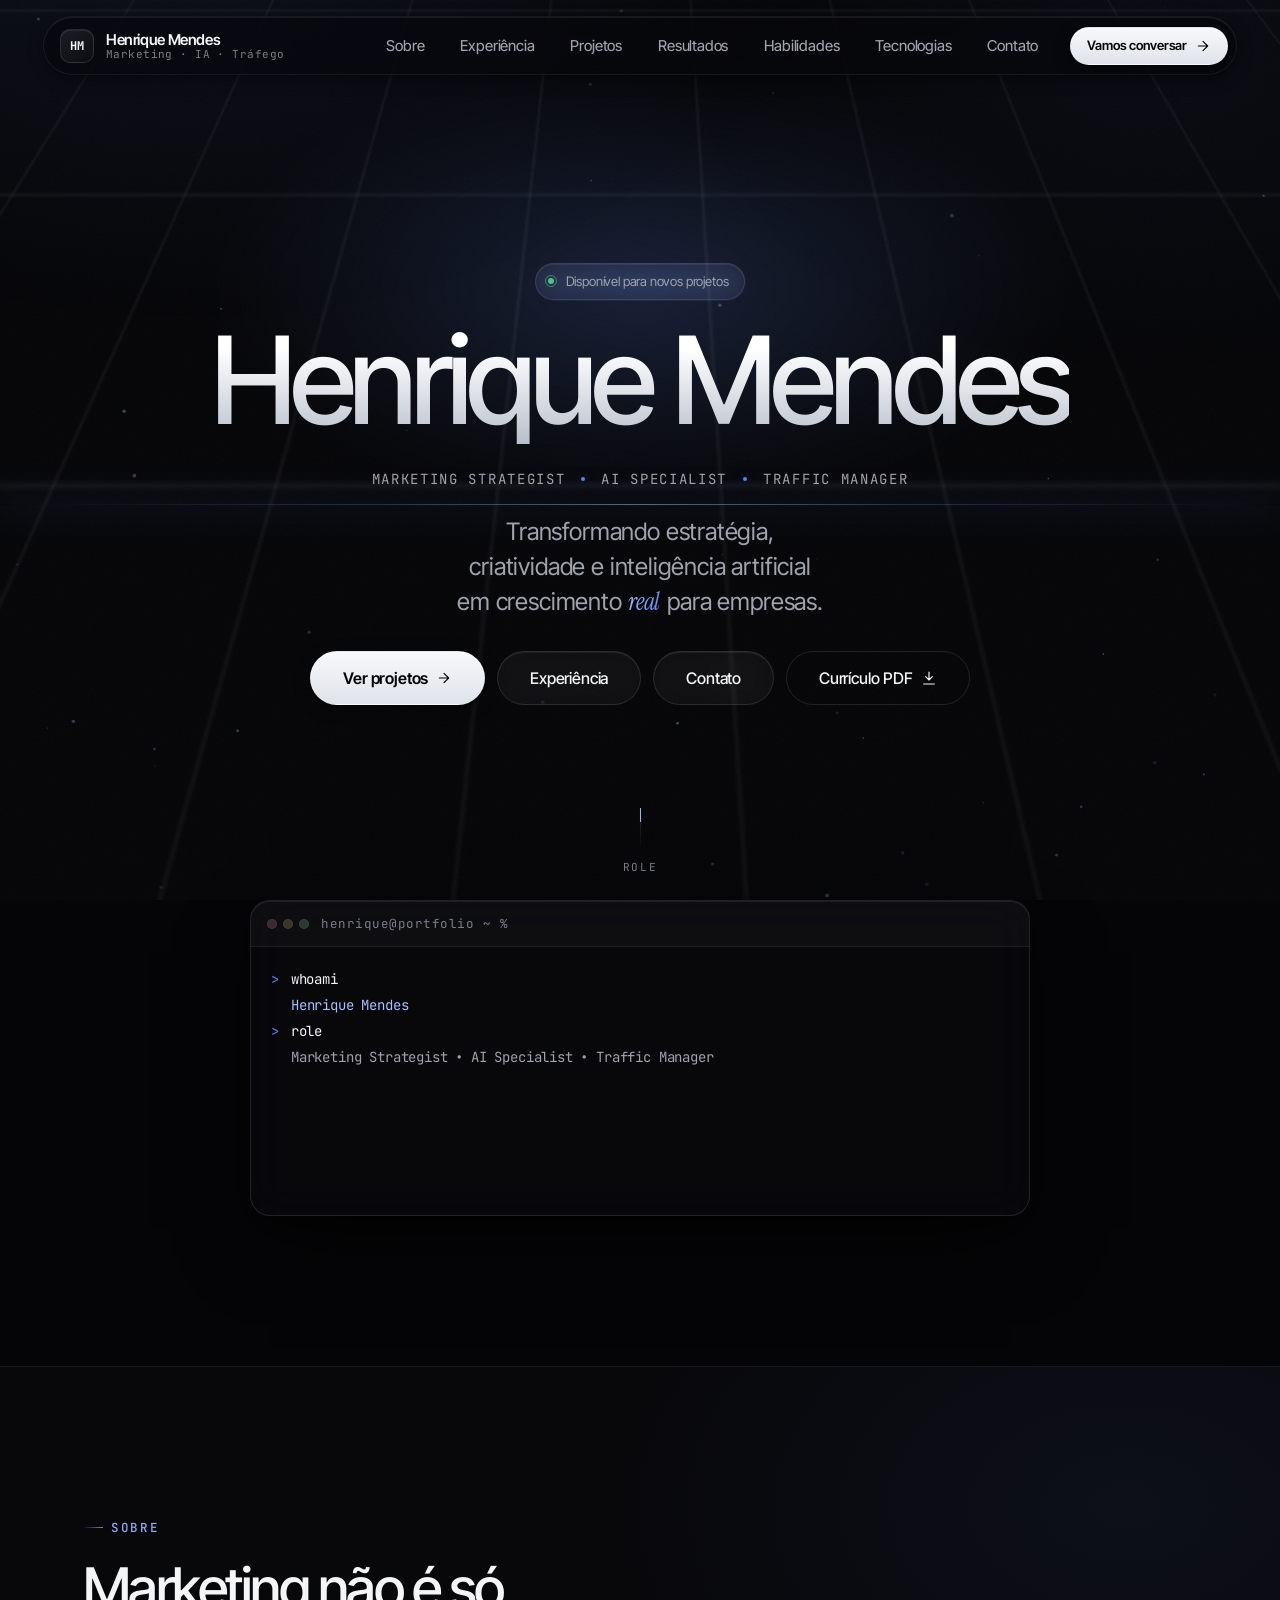
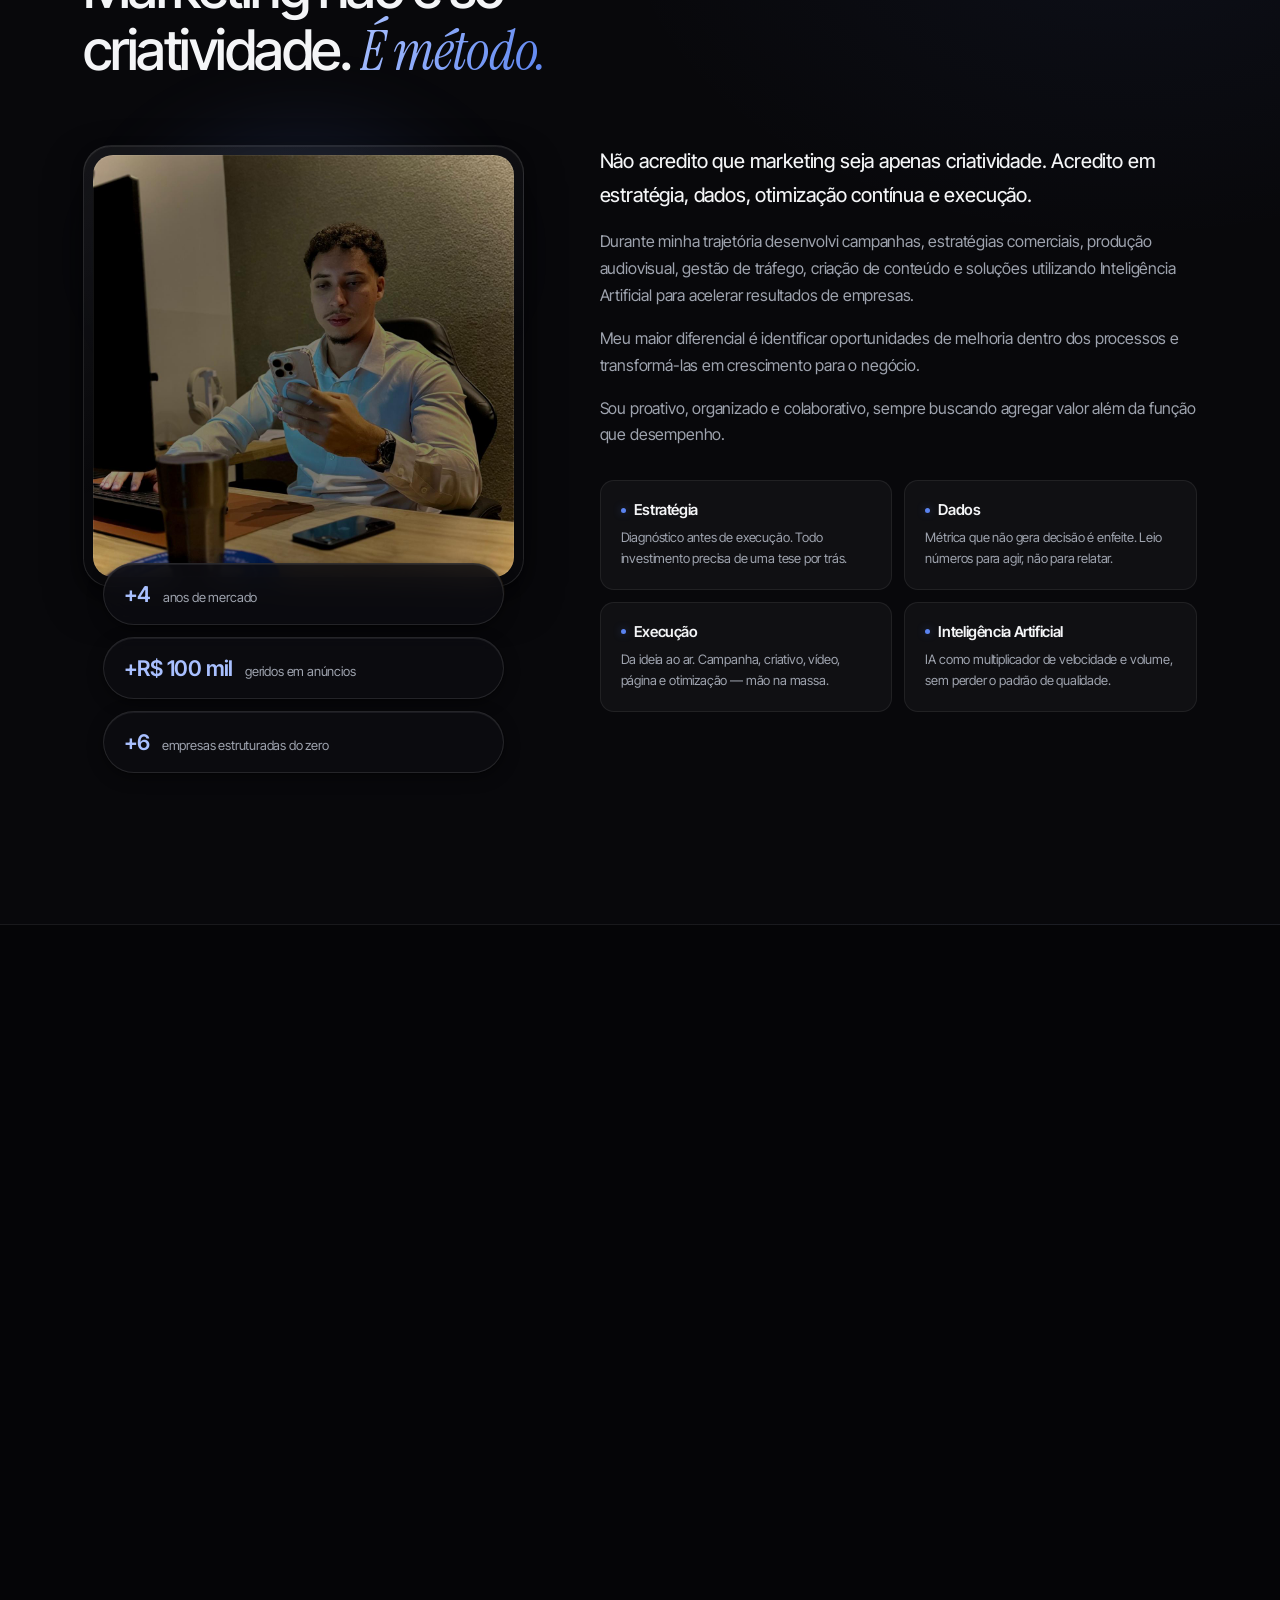
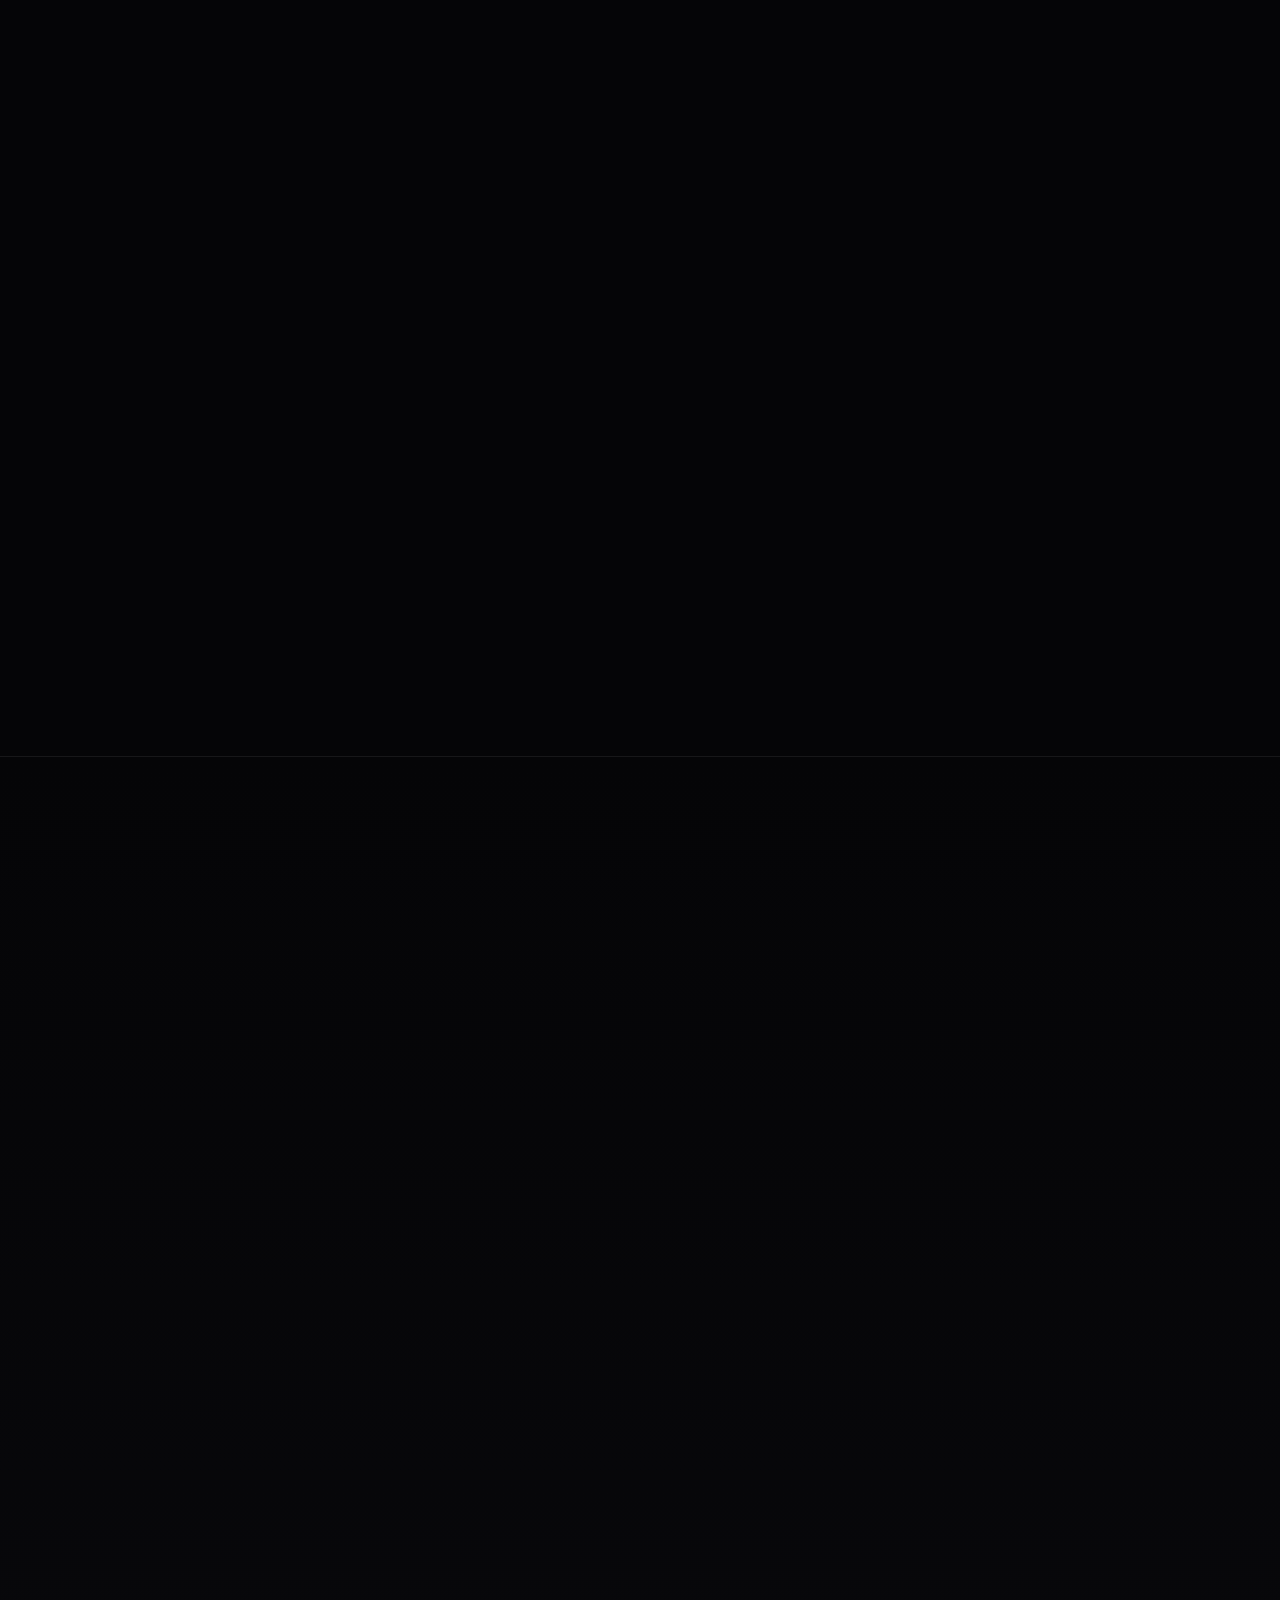
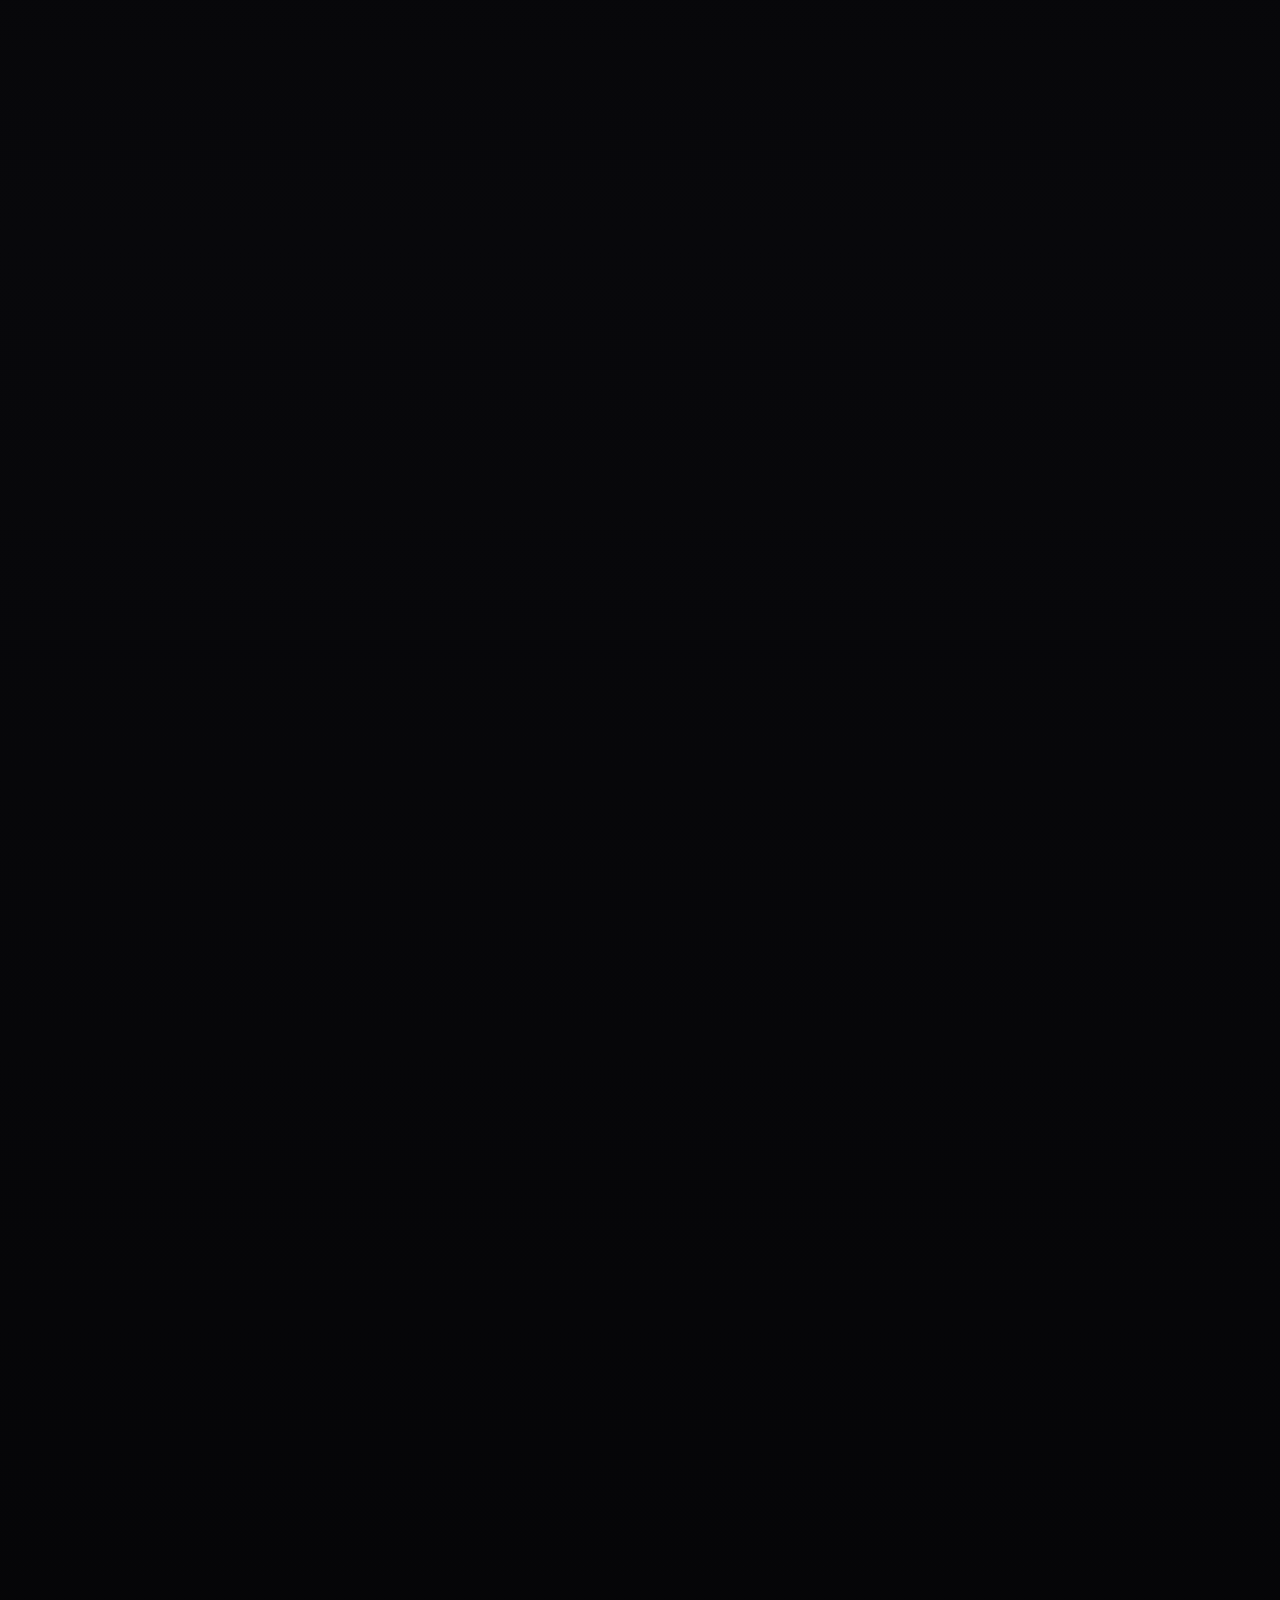
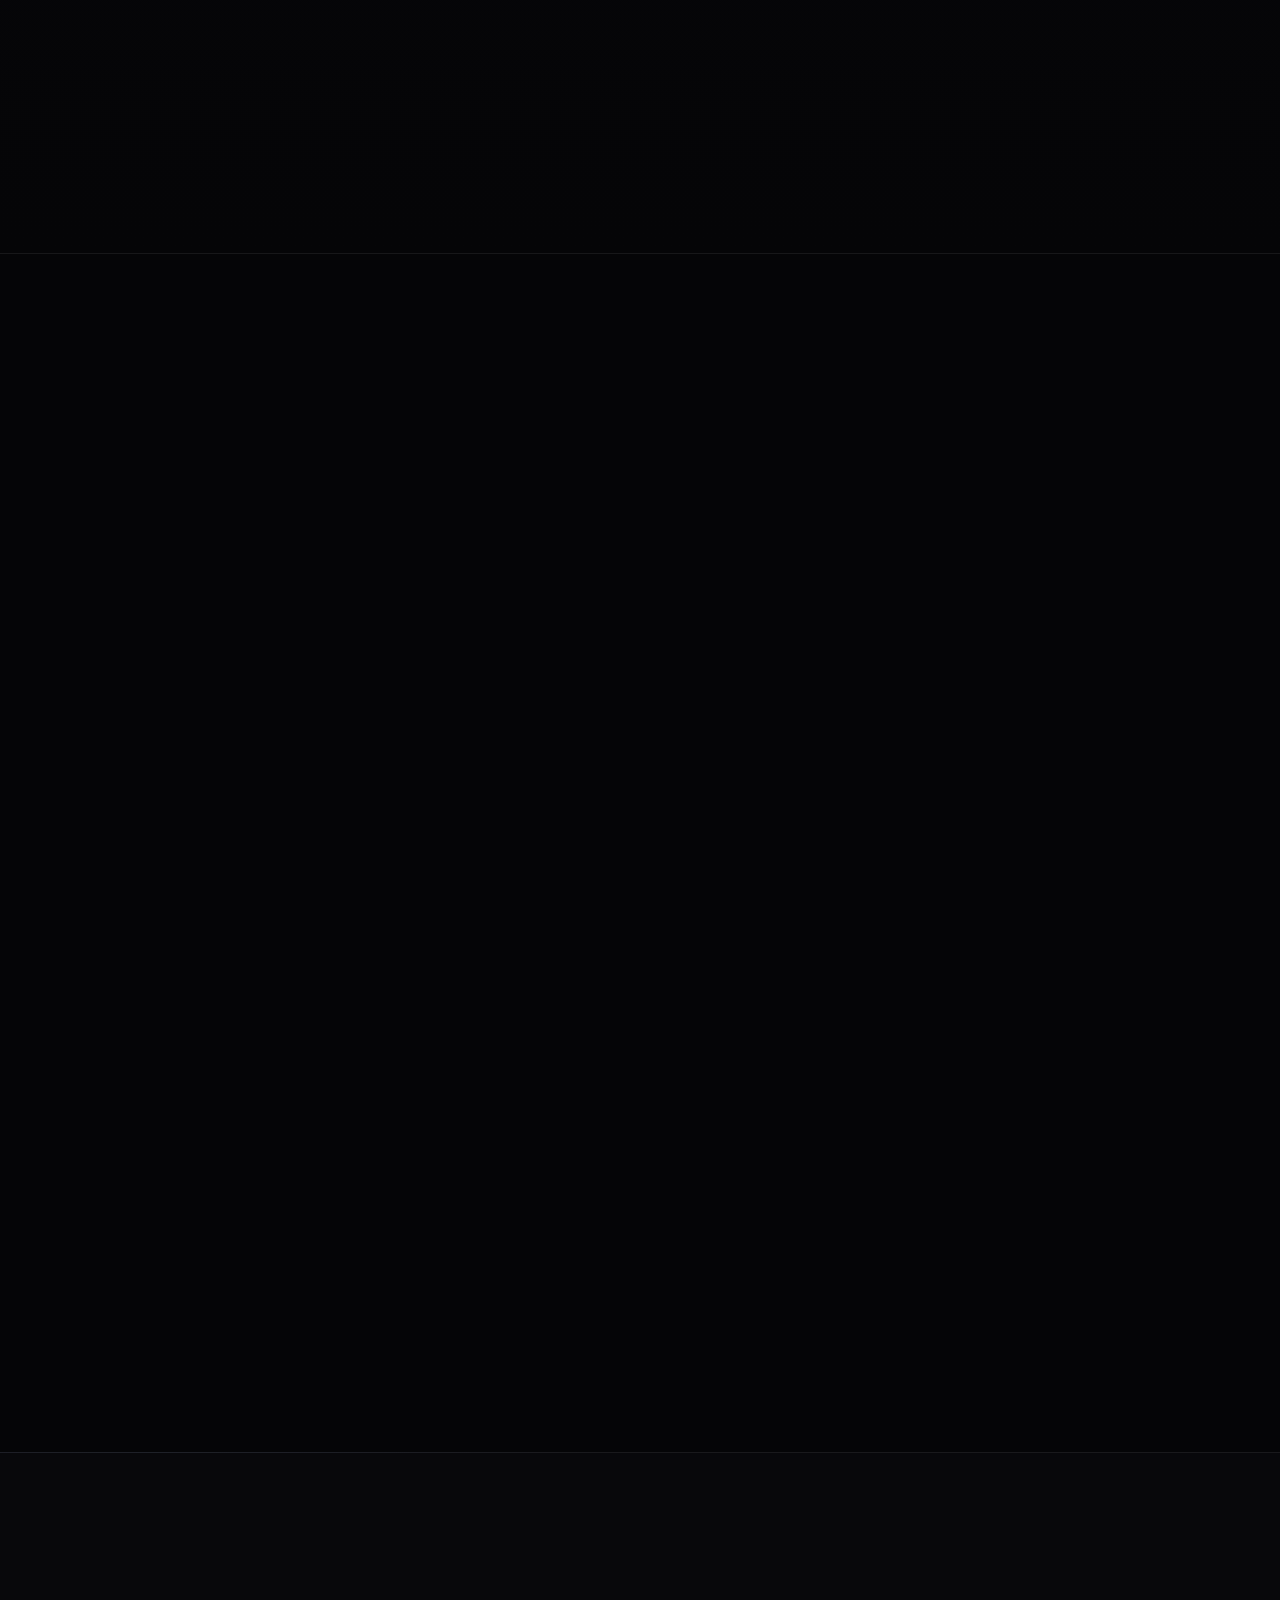
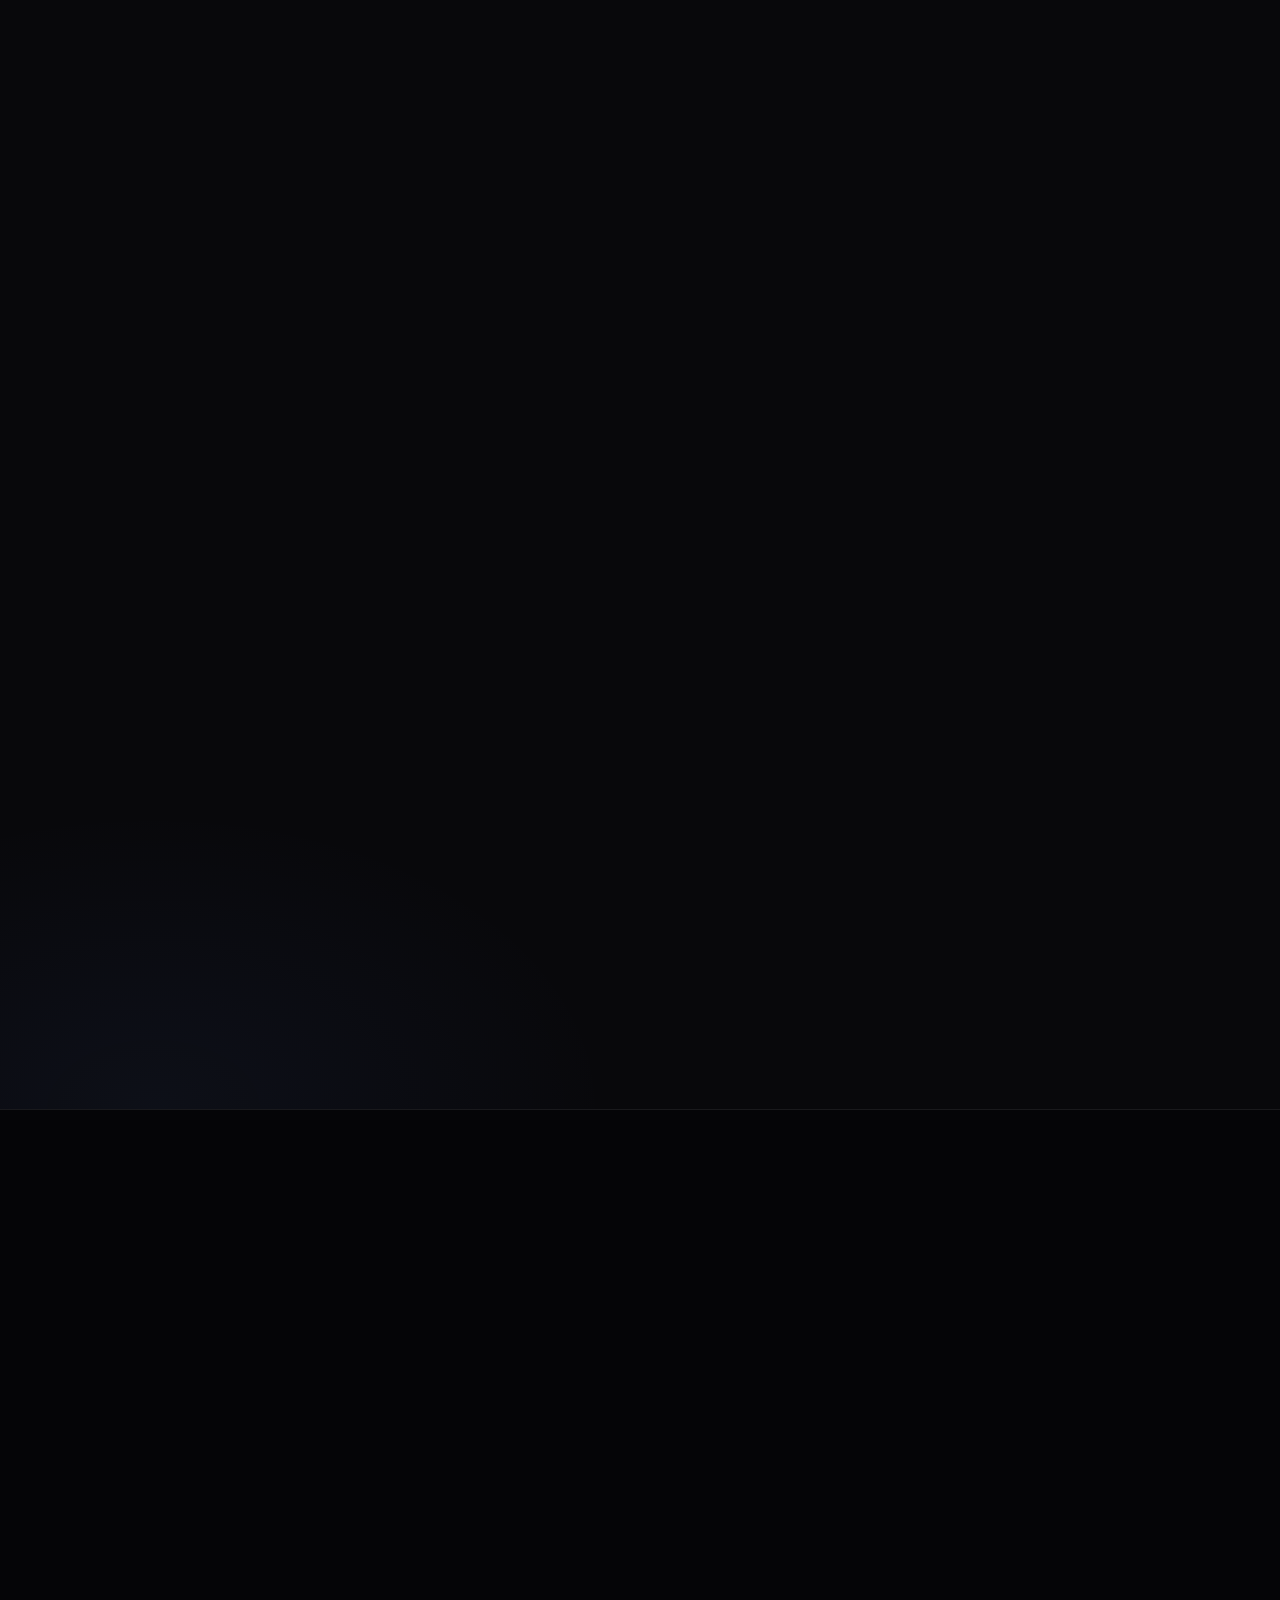
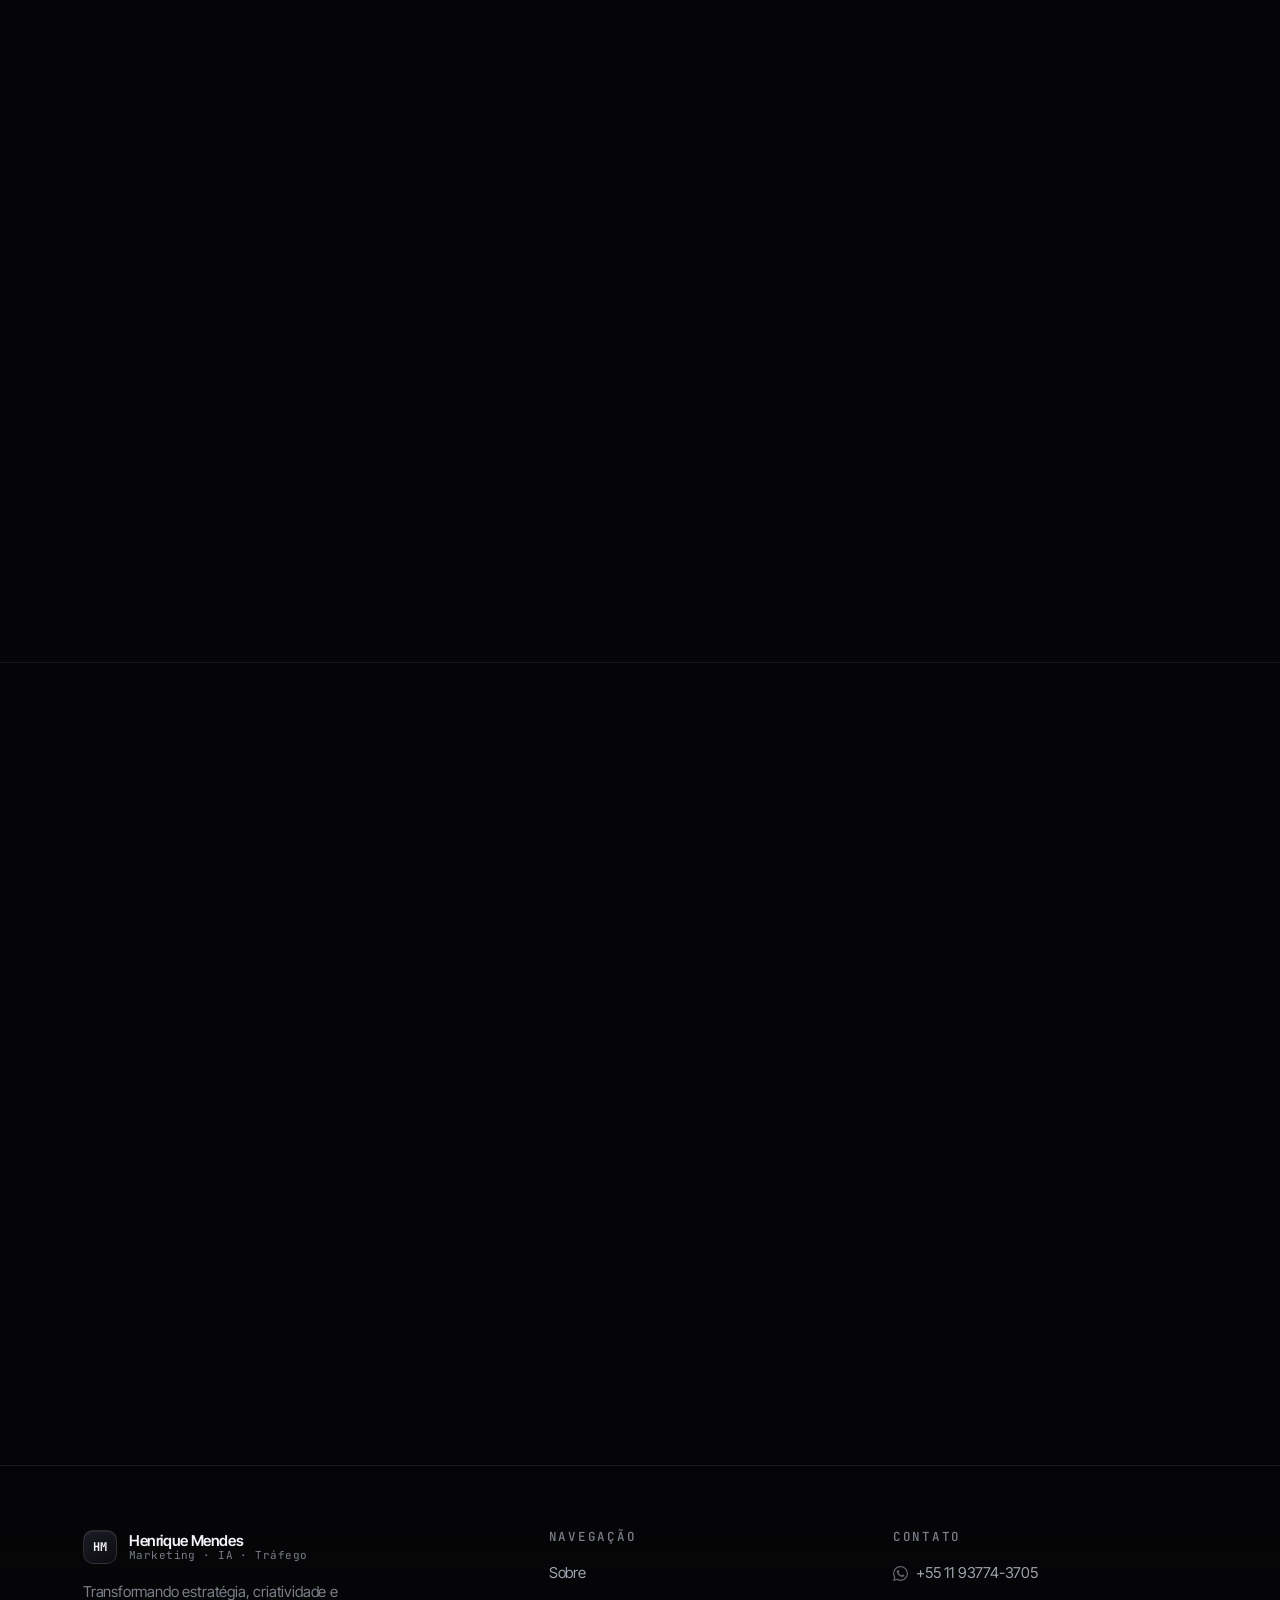
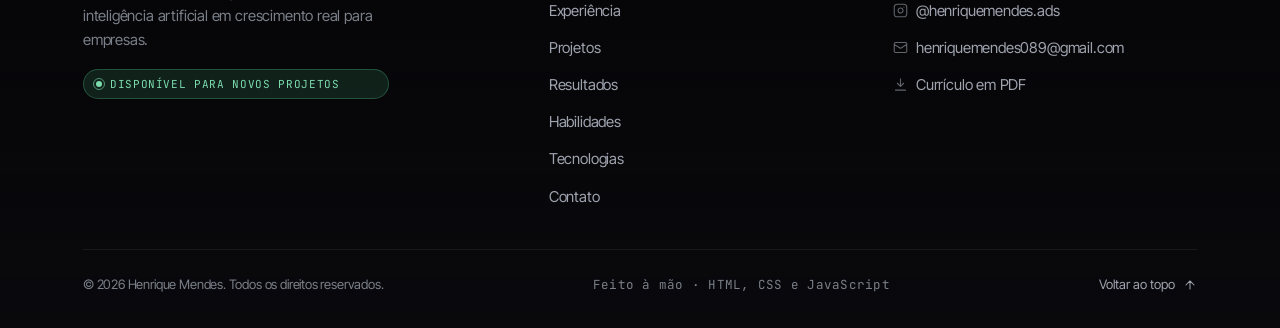
<file: index.html>
<!doctype html>
<html lang="pt-BR" class="no-js" data-page="home" data-root="">
<head>
<meta charset="utf-8">
<meta name="viewport" content="width=device-width, initial-scale=1, viewport-fit=cover">
<meta name="color-scheme" content="dark">
<meta name="theme-color" content="#050507">

<title>Henrique Mendes — Marketing Strategist, AI Specialist & Traffic Manager</title>
<meta name="description" content="Portfólio de Henrique Mendes: estratégia de marketing, gestão de tráfego, Meta Ads, produção audiovisual e inteligência artificial aplicada ao crescimento de empresas.">
<meta name="author" content="Henrique Mendes">
<meta name="keywords" content="Henrique Mendes, marketing estratégico, gestor de tráfego, Meta Ads, especialista em IA, social media, produção de vídeo, growth, portfólio">
<meta name="robots" content="index, follow, max-image-preview:large">
<link rel="canonical" href="https://henriquemendes089-blip.github.io/">

<!-- Open Graph -->
<meta property="og:type" content="website">
<meta property="og:locale" content="pt_BR">
<meta property="og:site_name" content="Henrique Mendes">
<meta property="og:title" content="Henrique Mendes — Marketing Strategist, AI Specialist & Traffic Manager">
<meta property="og:description" content="Transformando estratégia, criatividade e inteligência artificial em crescimento real para empresas.">
<meta property="og:url" content="https://henriquemendes089-blip.github.io/">
<meta property="og:image" content="https://henriquemendes089-blip.github.io/assets/images/og-cover.jpg">
<meta property="og:image:width" content="1200">
<meta property="og:image:height" content="630">

<!-- Twitter -->
<meta name="twitter:card" content="summary_large_image">
<meta name="twitter:title" content="Henrique Mendes — Marketing Strategist, AI Specialist & Traffic Manager">
<meta name="twitter:description" content="Transformando estratégia, criatividade e inteligência artificial em crescimento real para empresas.">
<meta name="twitter:image" content="https://henriquemendes089-blip.github.io/assets/images/og-cover.jpg">

<!-- Ícones e manifest -->
<link rel="icon" href="assets/icons/favicon.svg" type="image/svg+xml">
<link rel="apple-touch-icon" href="assets/icons/apple-touch-icon.png">
<link rel="manifest" href="site.webmanifest">

<!-- Fontes -->
<link rel="preconnect" href="https://fonts.googleapis.com">
<link rel="preconnect" href="https://fonts.gstatic.com" crossorigin>
<link rel="preload" as="style" href="https://fonts.googleapis.com/css2?family=Inter+Tight:wght@400;450;500;550;600;700&family=Instrument+Serif:ital@1&family=JetBrains+Mono:wght@400;500&display=swap">
<link rel="stylesheet" href="https://fonts.googleapis.com/css2?family=Inter+Tight:wght@400;450;500;550;600;700&family=Instrument+Serif:ital@1&family=JetBrains+Mono:wght@400;500&display=swap">

<!-- Estilos -->
<link rel="stylesheet" href="assets/css/tokens.css">
<link rel="stylesheet" href="assets/css/base.css">
<link rel="stylesheet" href="assets/css/components.css">
<link rel="stylesheet" href="assets/css/sections.css">
<link rel="stylesheet" href="assets/css/pages.css">

<!-- Dados estruturados -->
<script type="application/ld+json">
{
  "@context": "https://schema.org",
  "@type": "Person",
  "name": "Henrique Mendes",
  "jobTitle": "Marketing Strategist, AI Specialist & Traffic Manager",
  "description": "Estratégia de marketing, gestão de tráfego, produção audiovisual e inteligência artificial aplicada ao crescimento de empresas.",
  "url": "https://henriquemendes089-blip.github.io/",
  "email": "mailto:henriquemendes089@gmail.com",
  "telephone": "+5511937743705",
  "sameAs": ["https://instagram.com/henriquemendes.ads"],
  "knowsAbout": [
    "Marketing Estratégico", "Gestão de Tráfego", "Meta Ads", "SEO",
    "Copywriting", "Produção Audiovisual", "Inteligência Artificial",
    "Prompt Engineering", "CRM", "Otimização de Conversão"
  ],
  "address": { "@type": "PostalAddress", "addressCountry": "BR" }
}
</script>
</head>

<body>
<a class="skip-link" href="#conteudo">Pular para o conteúdo</a>

<div class="progress" aria-hidden="true"><span class="progress__bar"></span></div>

<div id="nav-root"></div>

<main id="conteudo">

  <!-- ============================================================
       01 · HOME
       ============================================================ -->
  <section class="hero" id="home">
    <div class="hero__bg" aria-hidden="true">
      <div class="hero__grid"></div>
      <div class="hero__glow"></div>
      <canvas class="hero__canvas"></canvas>
      <div class="hero__horizon"></div>
    </div>
    <span class="noise" aria-hidden="true"></span>

    <div class="container">
      <div class="hero__inner">
        <span class="hero__status">
          <i class="dot dot--pulse"></i>
          <span data-text="disponibilidade">Disponível para novos projetos</span>
        </span>

        <h1 class="hero__name">Henrique Mendes</h1>

        <ul class="hero__roles">
          <li>Marketing Strategist</li>
          <li>AI Specialist</li>
          <li>Traffic Manager</li>
        </ul>

        <p class="hero__tagline">
          Transformando estratégia, criatividade e inteligência artificial
          em crescimento <span class="em">real</span> para empresas.
        </p>

        <div class="hero__actions">
          <a class="btn btn--primary btn--lg" href="#projetos">
            Ver projetos
            <svg class="btn__icon btn__icon--arrow" viewBox="0 0 24 24" fill="none" stroke="currentColor" stroke-width="1.75" stroke-linecap="round" stroke-linejoin="round" aria-hidden="true"><path d="M5 12h14M12 5l7 7-7 7"/></svg>
          </a>
          <a class="btn btn--glass btn--lg" href="#experiencia">Experiência</a>
          <a class="btn btn--glass btn--lg" href="#contato">Contato</a>
          <a class="btn btn--ghost btn--lg" data-link="cv" href="assets/docs/henrique-mendes-curriculo.pdf" download>
            Currículo PDF
            <svg class="btn__icon btn__icon--down" viewBox="0 0 24 24" fill="none" stroke="currentColor" stroke-width="1.75" stroke-linecap="round" stroke-linejoin="round" aria-hidden="true"><path d="M12 3v12M7 10l5 5 5-5M4 21h16"/></svg>
          </a>
        </div>
      </div>
    </div>

    <div class="hero__scroll" aria-hidden="true">
      <span class="hero__scroll-line"></span>
      Role
    </div>
  </section>

  <!-- Terminal -->
  <div class="terminal-wrap">
    <div class="container">
      <div class="terminal" data-reveal="scale">
        <div class="terminal__bar">
          <span class="terminal__dots" aria-hidden="true"><i></i><i></i><i></i></span>
          <span class="terminal__title">henrique@portfolio ~ %</span>
        </div>
        <div class="terminal__body" id="terminal-body" role="img"
             aria-label="Terminal: whoami — Henrique Mendes. Habilidades: Marketing Strategy, Traffic Management, Artificial Intelligence, Video Production, Growth, Web Design, Content Strategy."></div>
      </div>
    </div>
  </div>

  <!-- ============================================================
       02 · SOBRE
       ============================================================ -->
  <section class="section section--defer about" id="sobre">
    <div class="container">
      <header class="section__head">
        <span class="eyebrow" data-reveal="fade">Sobre</span>
        <h2 class="h2" data-reveal="fade">
          Marketing não é só criatividade. <span class="em">É método.</span>
        </h2>
      </header>
      <div class="about__grid" id="sobre-content"></div>
    </div>
  </section>

  <!-- ============================================================
       03 · EXPERIÊNCIA
       ============================================================ -->
  <section class="section section--defer timeline-section" id="experiencia">
    <div class="container">
      <header class="section__head">
        <span class="eyebrow" data-reveal="fade">Experiência</span>
        <h2 class="h2" data-reveal="fade">
          Da operação própria à <span class="em">gestão</span> de marketing.
        </h2>
        <p class="lead" data-reveal="fade">
          Cada etapa somou uma camada: vender, anunciar, produzir, medir e liderar.
          Clique em qualquer empresa para ver a página completa.
        </p>
      </header>
      <div class="timeline" id="timeline"></div>
    </div>
  </section>

  <!-- ============================================================
       04 · PROJETOS
       ============================================================ -->
  <section class="section section--defer projects" id="projetos">
    <div class="container">
      <header class="section__head section__head--wide">
        <span class="eyebrow" data-reveal="fade">Projetos</span>
        <h2 class="h2" data-reveal="fade">
          Cases que mostram o <span class="em">processo</span>, não só o resultado.
        </h2>
        <p class="lead" data-reveal="fade">
          Cada projeto tem página própria com objetivos, desafios, soluções,
          galeria e vídeos.
        </p>
      </header>

      <div class="projects__bar" data-reveal="fade">
        <div class="filters" id="projects-filters" role="group" aria-label="Filtrar projetos por categoria"></div>
        <span class="projects__count" id="projects-count"></span>
      </div>

      <div class="projects__grid" id="projects-grid" data-reveal-group="80"></div>
    </div>
  </section>

  <!-- ============================================================
       05 · RESULTADOS
       ============================================================ -->
  <section class="section section--defer results" id="resultados">
    <div class="container">
      <header class="section__head">
        <span class="eyebrow" data-reveal="fade">Resultados</span>
        <h2 class="h2" data-reveal="fade">
          Números que sustentam a <span class="em">conversa</span>.
        </h2>
        <p class="lead" data-reveal="fade">
          Painel vivo da operação. Cada métrica é atualizada conforme os projetos
          avançam — sem estimativa, sem número inflado.
        </p>
      </header>

      <div class="results__panel" data-reveal="scale">
        <div class="results__bar">
          <span class="results__bar-title">
            <i class="dot dot--pulse" style="color:var(--ok)"></i>
            Painel de performance
          </span>
          <span class="mono dim">Atualizado em <span id="results-updated">—</span></span>
        </div>
        <div class="results__grid" id="results-grid"></div>
      </div>
    </div>
  </section>

  <!-- ============================================================
       06 · HABILIDADES
       ============================================================ -->
  <section class="section section--defer skills" id="habilidades">
    <div class="container">
      <header class="section__head">
        <span class="eyebrow" data-reveal="fade">Habilidades</span>
        <h2 class="h2" data-reveal="fade">
          O que eu opero na <span class="em">prática</span>.
        </h2>
        <p class="lead" data-reveal="fade">
          Sem escala de 1 a 10. O que está aqui é o que eu executo com autonomia,
          do planejamento à entrega.
        </p>
      </header>
      <div class="skills__grid" id="skills-grid" data-reveal-group="90"></div>
    </div>
  </section>

  <!-- ============================================================
       07 · TECNOLOGIAS
       ============================================================ -->
  <section class="section section--defer tech" id="tecnologias">
    <div class="container">
      <header class="section__head section__head--center">
        <span class="eyebrow" data-reveal="fade">Stack</span>
        <h2 class="h2" data-reveal="fade">
          As ferramentas que colocam a estratégia <span class="em">no ar</span>.
        </h2>
        <p class="lead" data-reveal="fade">
          Ferramenta não é diferencial — o que se faz com ela é.
        </p>
      </header>
    </div>

    <div class="marquee" id="tech-marquee" aria-hidden="true"></div>

    <div class="container">
      <div class="tech__grid" id="tech-grid" data-reveal-group="70"></div>
    </div>
  </section>

  <!-- ============================================================
       08 · CONTATO
       ============================================================ -->
  <section class="section section--defer contact" id="contato">
    <div class="container">
      <div class="contact__inner">
        <div data-reveal="left">
          <span class="eyebrow">Contato</span>
          <h2 class="contact__title" style="margin-top:var(--sp-5)">
            Vamos tirar a próxima ideia <span class="em">do papel</span>?
          </h2>
          <p class="contact__text">
            Me conte onde sua empresa está hoje e o que precisa acontecer.
            Eu respondo com um diagnóstico honesto do que dá para melhorar primeiro.
          </p>
          <div class="contact__cta">
            <a class="btn btn--wa btn--lg" data-link="whatsapp" href="https://wa.me/5511937743705" target="_blank" rel="noopener">
              <svg class="btn__icon" viewBox="0 0 24 24" fill="currentColor" aria-hidden="true"><path d="M17.47 14.38c-.3-.15-1.76-.87-2.03-.97-.27-.1-.47-.15-.67.15-.2.3-.77.97-.94 1.16-.17.2-.35.22-.64.08-.3-.15-1.26-.47-2.39-1.48-.89-.79-1.48-1.76-1.66-2.06-.17-.3-.02-.46.13-.6.14-.14.3-.35.45-.53.15-.17.2-.3.3-.5.1-.2.05-.37-.03-.52-.07-.15-.67-1.61-.91-2.2-.25-.58-.49-.5-.67-.51h-.57c-.2 0-.52.07-.8.37-.27.3-1.04 1.02-1.04 2.48s1.07 2.87 1.22 3.07c.15.2 2.1 3.2 5.08 4.49.7.3 1.26.49 1.69.62.71.23 1.36.2 1.87.12.57-.09 1.76-.72 2-1.41.25-.7.25-1.29.18-1.42-.08-.12-.28-.2-.57-.34M12.05 21.8h-.01c-1.77 0-3.5-.48-5.03-1.38l-.36-.22-3.74.98 1-3.65-.24-.37a9.86 9.86 0 0 1-1.51-5.26C2.16 6.44 6.6 2 12.05 2c2.64 0 5.12 1.03 6.99 2.9a9.83 9.83 0 0 1 2.89 6.99c0 5.45-4.43 9.89-9.88 9.89m8.41-18.3A11.82 11.82 0 0 0 12.05 0C5.5 0 .16 5.34.16 11.89c0 2.1.55 4.14 1.59 5.95L.06 24l6.3-1.65a11.88 11.88 0 0 0 5.69 1.45c6.55 0 11.89-5.34 11.89-11.89 0-3.18-1.24-6.17-3.48-8.41Z"/></svg>
              Falar no WhatsApp
            </a>
            <a class="btn btn--ghost btn--lg" data-link="cv" href="assets/docs/henrique-mendes-curriculo.pdf" download>
              Baixar currículo
              <svg class="btn__icon btn__icon--down" viewBox="0 0 24 24" fill="none" stroke="currentColor" stroke-width="1.75" stroke-linecap="round" stroke-linejoin="round" aria-hidden="true"><path d="M12 3v12M7 10l5 5 5-5M4 21h16"/></svg>
            </a>
          </div>
        </div>

        <div class="contact__list" id="contact-list" data-reveal-group="80"></div>
      </div>
    </div>
  </section>

</main>

<div id="footer-root"></div>

<!-- Dados -->
<script src="data/profile.js" defer></script>
<script src="data/experiences.js" defer></script>
<script src="data/projects.js" defer></script>
<script src="data/results.js" defer></script>
<script src="data/skills.js" defer></script>
<script src="data/technologies.js" defer></script>

<!-- Núcleo -->
<script src="assets/js/core/utils.js" defer></script>
<script src="assets/js/core/reveal.js" defer></script>

<!-- Componentes -->
<script src="assets/js/components/navbar.js" defer></script>
<script src="assets/js/components/hero.js" defer></script>
<script src="assets/js/components/terminal.js" defer></script>
<script src="assets/js/components/lightbox.js" defer></script>
<script src="assets/js/components/gallery.js" defer></script>

<!-- Seções -->
<script src="assets/js/render/about.js" defer></script>
<script src="assets/js/render/experience.js" defer></script>
<script src="assets/js/render/projects.js" defer></script>
<script src="assets/js/render/results.js" defer></script>
<script src="assets/js/render/skills.js" defer></script>
<script src="assets/js/render/tech.js" defer></script>
<script src="assets/js/render/contact.js" defer></script>

<script src="assets/js/main.js" defer></script>
</body>
</html>
</file>
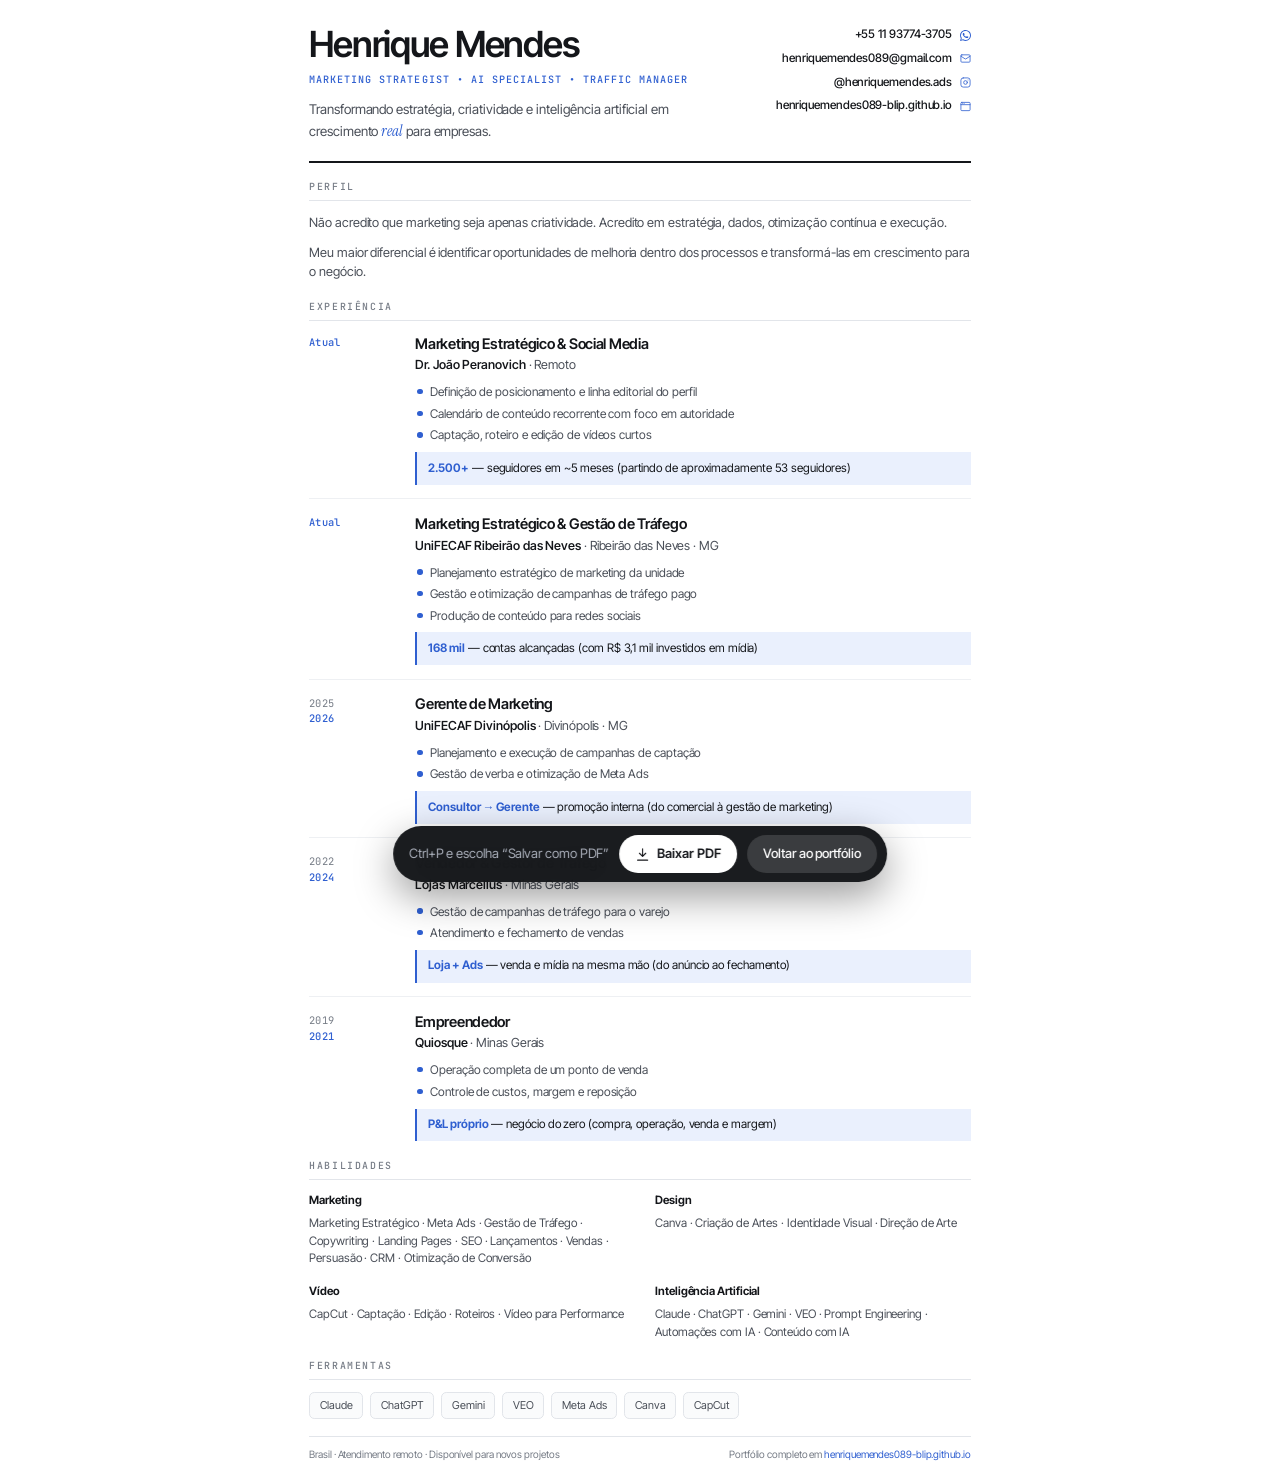
<file: curriculo.html>
<!doctype html>
<html lang="pt-BR" data-page="curriculo" data-root="">
<head>
<meta charset="utf-8">
<meta name="viewport" content="width=device-width, initial-scale=1">
<meta name="color-scheme" content="light">
<meta name="theme-color" content="#ffffff">

<title>Currículo — Henrique Mendes</title>
<meta name="description" content="Currículo de Henrique Mendes: Marketing Strategist, AI Specialist e Traffic Manager. Experiência, números verificados e habilidades.">
<meta name="author" content="Henrique Mendes">
<meta name="robots" content="index, follow">
<link rel="canonical" href="https://henriquemendes089-blip.github.io/curriculo.html">

<meta property="og:type" content="profile">
<meta property="og:locale" content="pt_BR">
<meta property="og:title" content="Currículo — Henrique Mendes">
<meta property="og:description" content="Marketing Strategist, AI Specialist e Traffic Manager.">
<meta property="og:url" content="https://henriquemendes089-blip.github.io/curriculo.html">
<meta property="og:image" content="https://henriquemendes089-blip.github.io/assets/images/og-cover.jpg">

<link rel="icon" href="assets/icons/favicon.svg" type="image/svg+xml">

<!-- Fontes embutidas em base64: sem requisição de rede, o gerador de PDF
     nunca imprime antes de elas carregarem. Com Google Fonts o documento
     caía na fonte do sistema e estourava para 3 páginas. -->
<link rel="stylesheet" href="assets/fonts/fonts-embutidas.css">
<link rel="stylesheet" href="assets/css/curriculo.css">
</head>

<body>
<main class="sheet" id="cv"></main>

<script src="data/profile.js" defer></script>
<script src="data/experiences.js" defer></script>
<script src="data/results.js" defer></script>
<script src="data/skills.js" defer></script>
<script src="data/technologies.js" defer></script>

<script src="assets/js/core/utils.js" defer></script>
<script src="assets/js/pages/curriculo.js" defer></script>

</body>
</html>
</file>
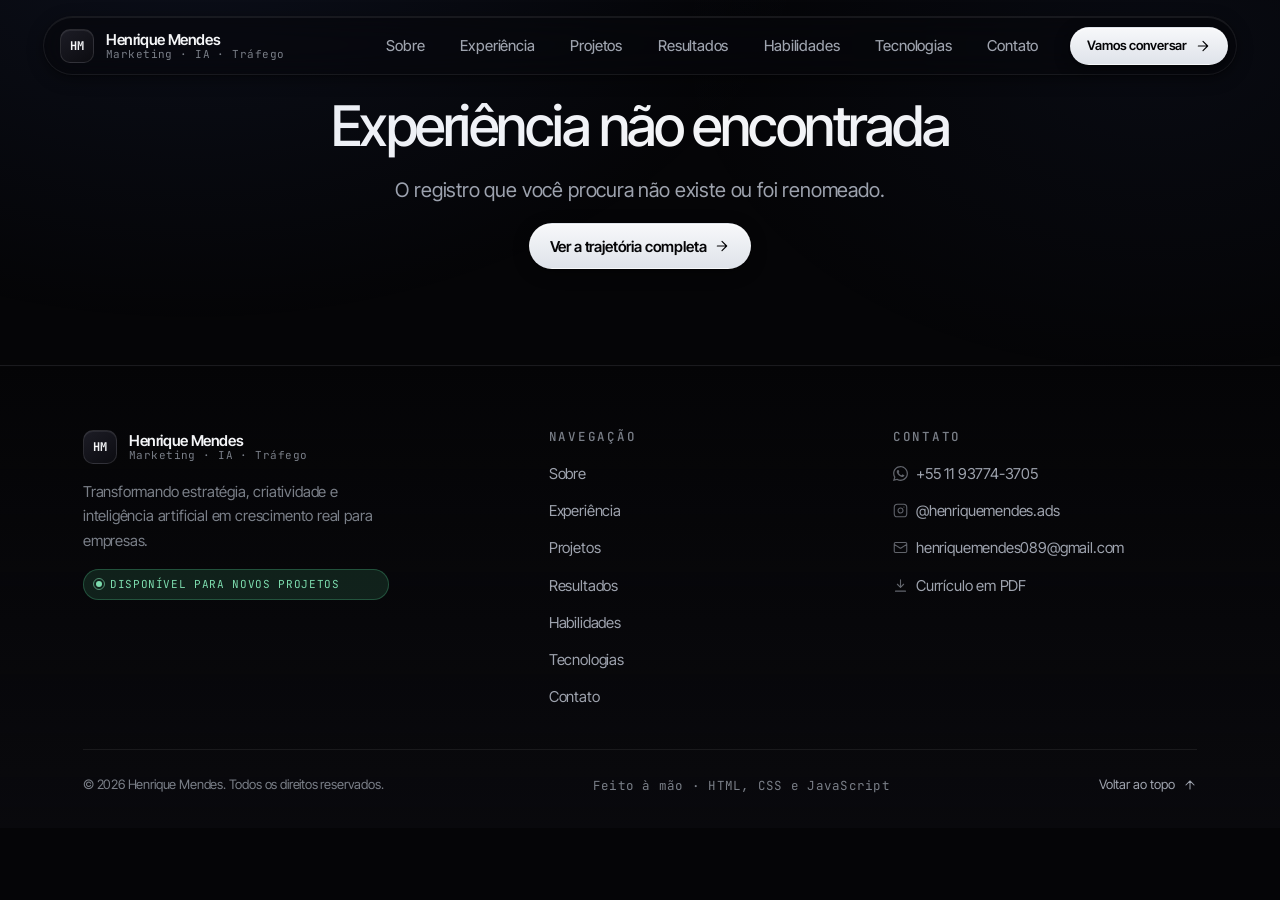
<file: pages/experiencia.html>
<!doctype html>
<html lang="pt-BR" class="no-js" data-page="experiencia" data-root="../">
<head>
<meta charset="utf-8">
<meta name="viewport" content="width=device-width, initial-scale=1, viewport-fit=cover">
<meta name="color-scheme" content="dark">
<meta name="theme-color" content="#050507">

<title>Experiência — Henrique Mendes</title>
<meta name="description" content="Detalhes de uma experiência profissional de Henrique Mendes: contexto, responsabilidades, entregas e resultados.">
<meta name="author" content="Henrique Mendes">
<meta name="robots" content="index, follow, max-image-preview:large">
<link rel="canonical" href="https://henriquemendes089-blip.github.io/pages/experiencia.html">

<meta property="og:type" content="article">
<meta property="og:locale" content="pt_BR">
<meta property="og:site_name" content="Henrique Mendes">
<meta property="og:title" content="Experiência — Henrique Mendes">
<meta property="og:description" content="Contexto, responsabilidades, entregas e resultados.">
<meta property="og:image" content="https://henriquemendes089-blip.github.io/assets/images/og-cover.jpg">
<meta name="twitter:card" content="summary_large_image">
<meta name="twitter:title" content="Experiência — Henrique Mendes">
<meta name="twitter:description" content="Contexto, responsabilidades, entregas e resultados.">
<meta name="twitter:image" content="https://henriquemendes089-blip.github.io/assets/images/og-cover.jpg">

<link rel="icon" href="../assets/icons/favicon.svg" type="image/svg+xml">
<link rel="apple-touch-icon" href="../assets/icons/apple-touch-icon.png">
<link rel="manifest" href="../site.webmanifest">

<link rel="preconnect" href="https://fonts.googleapis.com">
<link rel="preconnect" href="https://fonts.gstatic.com" crossorigin>
<link rel="stylesheet" href="https://fonts.googleapis.com/css2?family=Inter+Tight:wght@400;450;500;550;600;700&family=Instrument+Serif:ital@1&family=JetBrains+Mono:wght@400;500&display=swap">

<link rel="stylesheet" href="../assets/css/tokens.css">
<link rel="stylesheet" href="../assets/css/base.css">
<link rel="stylesheet" href="../assets/css/components.css">
<link rel="stylesheet" href="../assets/css/sections.css">
<link rel="stylesheet" href="../assets/css/pages.css">
</head>

<body>
<a class="skip-link" href="#conteudo">Pular para o conteúdo</a>
<div class="progress" aria-hidden="true"><span class="progress__bar"></span></div>

<div id="nav-root"></div>

<main id="conteudo">
  <div id="experience-page">
    <div class="state">
      <span class="spinner" aria-hidden="true"></span>
      <p class="dim">Carregando experiência…</p>
    </div>
  </div>
</main>

<div id="footer-root"></div>

<script src="../data/profile.js" defer></script>
<script src="../data/experiences.js" defer></script>

<script src="../assets/js/core/utils.js" defer></script>
<script src="../assets/js/core/reveal.js" defer></script>

<script src="../assets/js/components/navbar.js" defer></script>
<script src="../assets/js/components/lightbox.js" defer></script>
<script src="../assets/js/components/gallery.js" defer></script>

<script src="../assets/js/render/experience.js" defer></script>
<script src="../assets/js/pages/experience.js" defer></script>

<script src="../assets/js/main.js" defer></script>
</body>
</html>
</file>
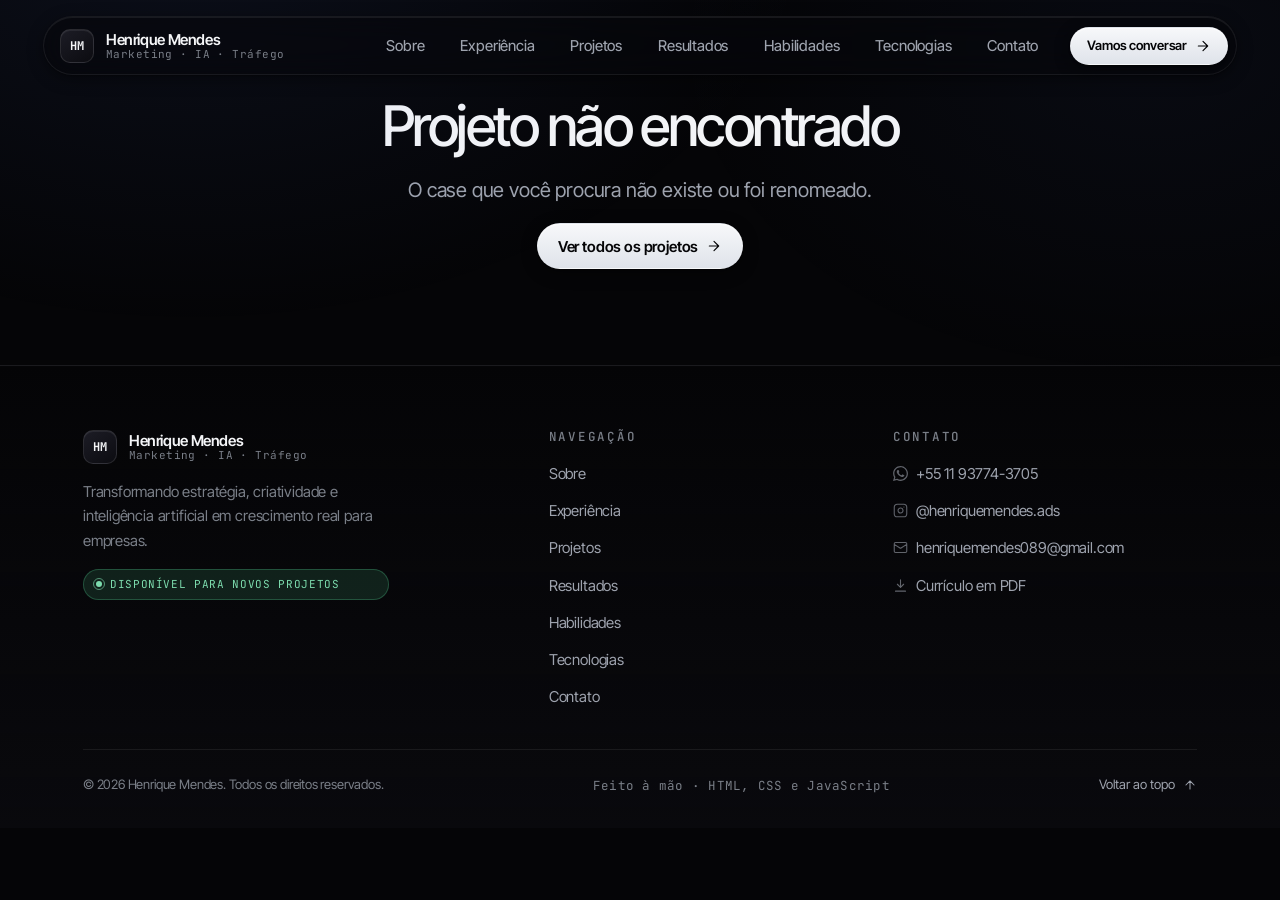
<file: projects/projeto.html>
<!doctype html>
<html lang="pt-BR" class="no-js" data-page="projeto" data-root="../">
<head>
<meta charset="utf-8">
<meta name="viewport" content="width=device-width, initial-scale=1, viewport-fit=cover">
<meta name="color-scheme" content="dark">
<meta name="theme-color" content="#050507">

<title>Projeto — Henrique Mendes</title>
<meta name="description" content="Case de projeto do portfólio de Henrique Mendes: objetivos, desafios, soluções e resultados.">
<meta name="author" content="Henrique Mendes">
<meta name="robots" content="index, follow, max-image-preview:large">
<link rel="canonical" href="https://henriquemendes089-blip.github.io/projects/projeto.html">

<meta property="og:type" content="article">
<meta property="og:locale" content="pt_BR">
<meta property="og:site_name" content="Henrique Mendes">
<meta property="og:title" content="Projeto — Henrique Mendes">
<meta property="og:description" content="Case de projeto: objetivos, desafios, soluções e resultados.">
<meta property="og:image" content="https://henriquemendes089-blip.github.io/assets/images/og-cover.jpg">
<meta name="twitter:card" content="summary_large_image">
<meta name="twitter:title" content="Projeto — Henrique Mendes">
<meta name="twitter:description" content="Case de projeto: objetivos, desafios, soluções e resultados.">
<meta name="twitter:image" content="https://henriquemendes089-blip.github.io/assets/images/og-cover.jpg">

<link rel="icon" href="../assets/icons/favicon.svg" type="image/svg+xml">
<link rel="apple-touch-icon" href="../assets/icons/apple-touch-icon.png">
<link rel="manifest" href="../site.webmanifest">

<link rel="preconnect" href="https://fonts.googleapis.com">
<link rel="preconnect" href="https://fonts.gstatic.com" crossorigin>
<link rel="stylesheet" href="https://fonts.googleapis.com/css2?family=Inter+Tight:wght@400;450;500;550;600;700&family=Instrument+Serif:ital@1&family=JetBrains+Mono:wght@400;500&display=swap">

<link rel="stylesheet" href="../assets/css/tokens.css">
<link rel="stylesheet" href="../assets/css/base.css">
<link rel="stylesheet" href="../assets/css/components.css">
<link rel="stylesheet" href="../assets/css/sections.css">
<link rel="stylesheet" href="../assets/css/pages.css">
</head>

<body>
<a class="skip-link" href="#conteudo">Pular para o conteúdo</a>
<div class="progress" aria-hidden="true"><span class="progress__bar"></span></div>

<div id="nav-root"></div>

<main id="conteudo">
  <div id="project-page">
    <div class="state">
      <span class="spinner" aria-hidden="true"></span>
      <p class="dim">Carregando projeto…</p>
    </div>
  </div>
</main>

<div id="footer-root"></div>

<script src="../data/profile.js" defer></script>
<script src="../data/projects.js" defer></script>
<script src="../data/experiences.js" defer></script>

<script src="../assets/js/core/utils.js" defer></script>
<script src="../assets/js/core/reveal.js" defer></script>

<script src="../assets/js/components/navbar.js" defer></script>
<script src="../assets/js/components/lightbox.js" defer></script>
<script src="../assets/js/components/gallery.js" defer></script>

<script src="../assets/js/render/projects.js" defer></script>
<script src="../assets/js/pages/project.js" defer></script>

<script src="../assets/js/main.js" defer></script>
</body>
</html>
</file>
<file: assets/css/tokens.css>
/* ============================================================
   TOKENS — Fonte única de verdade do design system.
   Nenhum valor bruto (cor, espaço, raio) deve existir fora daqui.
   ============================================================ */

:root {
  /* ---------- SUPERFÍCIES ---------- */
  --bg-0: #050507;          /* fundo da página */
  --bg-1: #08080b;          /* seção alternada */
  --bg-2: #0c0c11;          /* card */
  --bg-3: #121218;          /* card elevado / hover */
  --bg-4: #17171f;          /* topo da hierarquia */

  /* ---------- TEXTO ---------- */
  --txt-1: #f4f5f7;         /* títulos e texto principal */
  --txt-2: #9ea3ae;         /* texto de apoio  — 7.6:1 */
  --txt-3: #7a7f88;         /* meta e legendas — 4.7:1 */
  --txt-inv: #050507;

  /* ---------- ACENTO ---------- */
  --accent: #5a83f0;        /* azul suave — 5.5:1 sobre bg-0 */
  --accent-soft: #8fa9f7;
  --accent-bright: #a9c0ff;
  --accent-dim: rgba(90, 131, 240, 0.14);
  --accent-line: rgba(90, 131, 240, 0.32);
  --accent-glow: rgba(90, 131, 240, 0.4);

  /* ---------- SEMÂNTICO ---------- */
  --ok: #4ec38a;
  --ok-dim: rgba(78, 195, 138, 0.14);
  --warn: #e0b25c;

  /* ---------- LINHAS E VIDRO ---------- */
  --line: rgba(255, 255, 255, 0.07);
  --line-2: rgba(255, 255, 255, 0.11);
  --line-3: rgba(255, 255, 255, 0.18);
  --glass: rgba(255, 255, 255, 0.035);
  --glass-2: rgba(255, 255, 255, 0.06);
  --glass-blur: 20px;
  --highlight: inset 0 1px 0 rgba(255, 255, 255, 0.07);

  /* ---------- SOMBRAS ---------- */
  --sh-sm: 0 1px 2px rgba(0, 0, 0, 0.4);
  --sh-md: 0 4px 16px rgba(0, 0, 0, 0.4), 0 1px 2px rgba(0, 0, 0, 0.3);
  --sh-lg: 0 18px 48px -12px rgba(0, 0, 0, 0.7), 0 4px 12px rgba(0, 0, 0, 0.35);
  --sh-xl: 0 32px 80px -20px rgba(0, 0, 0, 0.8), 0 8px 24px rgba(0, 0, 0, 0.4);
  --sh-glow: 0 0 0 1px var(--accent-line), 0 12px 40px -12px var(--accent-glow);

  /* ---------- TIPOGRAFIA ---------- */
  --font-sans: 'Inter Tight', -apple-system, BlinkMacSystemFont, 'Segoe UI',
    Roboto, Helvetica, Arial, sans-serif;
  --font-serif: 'Instrument Serif', Georgia, 'Times New Roman', serif;
  --font-mono: 'JetBrains Mono', ui-monospace, SFMono-Regular, 'SF Mono',
    Menlo, Consolas, monospace;

  /* escala fluida — clamp(min, preferido, max) */
  --fs-display: clamp(3rem, 1.2rem + 8vw, 8.5rem);
  --fs-h1: clamp(2.35rem, 1.2rem + 4.6vw, 5rem);
  --fs-h2: clamp(1.9rem, 1.15rem + 3vw, 3.5rem);
  --fs-h3: clamp(1.35rem, 1.05rem + 1.2vw, 1.9rem);
  --fs-h4: clamp(1.1rem, 1rem + 0.5vw, 1.35rem);
  --fs-lg: clamp(1.05rem, 0.98rem + 0.4vw, 1.25rem);
  --fs-body: 1rem;
  --fs-sm: 0.9375rem;
  --fs-xs: 0.8125rem;
  --fs-mono: 0.78125rem;

  --lh-tight: 1.02;
  --lh-snug: 1.18;
  --lh-normal: 1.5;
  --lh-relaxed: 1.68;

  --tr-tight: -0.045em;     /* títulos grandes */
  --tr-snug: -0.025em;
  --tr-normal: -0.011em;
  --tr-wide: 0.14em;        /* eyebrows em maiúsculas */

  /* ---------- ESPAÇAMENTO (base 4px) ---------- */
  --sp-1: 0.25rem;
  --sp-2: 0.5rem;
  --sp-3: 0.75rem;
  --sp-4: 1rem;
  --sp-5: 1.25rem;
  --sp-6: 1.5rem;
  --sp-8: 2rem;
  --sp-10: 2.5rem;
  --sp-12: 3rem;
  --sp-16: 4rem;
  --sp-20: 5rem;
  --sp-24: 6rem;
  --sp-32: 8rem;

  --section-y: clamp(5rem, 3rem + 8vw, 9.5rem);
  --gutter: clamp(1.25rem, 0.6rem + 2.6vw, 3rem);
  --maxw: 1200px;
  --maxw-narrow: 780px;
  --maxw-wide: 1400px;

  /* ---------- RAIOS ---------- */
  --r-xs: 6px;
  --r-sm: 10px;
  --r-md: 14px;
  --r-lg: 20px;
  --r-xl: 28px;
  --r-2xl: 36px;
  --r-full: 999px;

  /* ---------- MOVIMENTO ---------- */
  --ease-out: cubic-bezier(0.16, 1, 0.3, 1);
  --ease-in-out: cubic-bezier(0.65, 0, 0.35, 1);
  --ease-smooth: cubic-bezier(0.4, 0, 0.2, 1);
  --d-fast: 160ms;
  --d-base: 260ms;
  --d-slow: 480ms;
  --d-reveal: 900ms;

  /* ---------- CAMADAS ---------- */
  --z-base: 1;
  --z-raised: 10;
  --z-sticky: 20;
  --z-nav: 30;
  --z-menu: 40;
  --z-overlay: 50;
  --z-toast: 60;

  --nav-h: 68px;

  color-scheme: dark;
}

/* Acessibilidade: desliga todo movimento não essencial. */
@media (prefers-reduced-motion: reduce) {
  :root {
    --d-fast: 1ms;
    --d-base: 1ms;
    --d-slow: 1ms;
    --d-reveal: 1ms;
  }
  *,
  *::before,
  *::after {
    animation-duration: 1ms !important;
    animation-iteration-count: 1 !important;
    transition-duration: 1ms !important;
    scroll-behavior: auto !important;
  }
}
</file>
<file: assets/css/base.css>
/* ============================================================
   BASE — reset, tipografia, layout primitivo e utilitários.
   ============================================================ */

*,
*::before,
*::after { box-sizing: border-box; }

* { margin: 0; padding: 0; }

html {
  -webkit-text-size-adjust: 100%;
  scroll-behavior: smooth;
  scroll-padding-top: calc(var(--nav-h) + 24px);
  -moz-tab-size: 2;
  tab-size: 2;
}

body {
  min-height: 100svh;
  background: var(--bg-0);
  color: var(--txt-1);
  font-family: var(--font-sans);
  font-size: var(--fs-body);
  line-height: var(--lh-relaxed);
  letter-spacing: var(--tr-normal);
  font-synthesis-weight: none;
  text-rendering: optimizeLegibility;
  -webkit-font-smoothing: antialiased;
  -moz-osx-font-smoothing: grayscale;
  overflow-x: hidden;
}

/* Brilho ambiente fixo — dá profundidade sem custo de repaint. */
body::before {
  content: '';
  position: fixed;
  inset: 0;
  pointer-events: none;
  z-index: 0;
  background:
    radial-gradient(60rem 40rem at 15% -10%, rgba(90, 131, 240, 0.09), transparent 65%),
    radial-gradient(50rem 35rem at 90% 5%, rgba(90, 131, 240, 0.05), transparent 60%);
}

img,
picture,
video,
canvas,
svg { display: block; max-width: 100%; }

img,
video { height: auto; }

input,
button,
textarea,
select { font: inherit; color: inherit; }

button { background: none; border: 0; cursor: pointer; }

a { color: inherit; text-decoration: none; }

ul,
ol { list-style: none; }

::selection {
  background: rgba(90, 131, 240, 0.32);
  color: #fff;
}

/* ---------- FOCO ---------- */
:focus { outline: none; }

:focus-visible {
  outline: 2px solid var(--accent-soft);
  outline-offset: 3px;
  border-radius: var(--r-xs);
}

.skip-link {
  position: fixed;
  top: var(--sp-4);
  left: var(--sp-4);
  z-index: var(--z-toast);
  padding: var(--sp-3) var(--sp-5);
  background: var(--bg-3);
  border: 1px solid var(--line-2);
  border-radius: var(--r-full);
  font-size: var(--fs-sm);
  font-weight: 500;
  transform: translateY(-200%);
  transition: transform var(--d-base) var(--ease-out);
}
.skip-link:focus-visible { transform: translateY(0); }

/* ---------- SCROLLBAR ---------- */
::-webkit-scrollbar { width: 10px; height: 10px; }
::-webkit-scrollbar-track { background: var(--bg-0); }
::-webkit-scrollbar-thumb {
  background: #1e1e26;
  border: 2px solid var(--bg-0);
  border-radius: var(--r-full);
}
::-webkit-scrollbar-thumb:hover { background: #2c2c37; }

/* ============================================================
   TIPOGRAFIA
   ============================================================ */

h1, h2, h3, h4, h5 {
  font-weight: 500;
  line-height: var(--lh-snug);
  letter-spacing: var(--tr-snug);
  text-wrap: balance;
}

.display {
  font-size: var(--fs-display);
  font-weight: 500;
  line-height: var(--lh-tight);
  letter-spacing: var(--tr-tight);
}

.h1 { font-size: var(--fs-h1); letter-spacing: var(--tr-tight); line-height: 1.06; }
.h2 { font-size: var(--fs-h2); letter-spacing: var(--tr-tight); line-height: 1.1; }
.h3 { font-size: var(--fs-h3); }
.h4 { font-size: var(--fs-h4); }

/* Palavra em serifa itálica — assinatura editorial dos títulos. */
.em {
  font-family: var(--font-serif);
  font-style: italic;
  font-weight: 400;
  letter-spacing: -0.015em;
  background: linear-gradient(120deg, var(--accent-bright), var(--accent));
  -webkit-background-clip: text;
  background-clip: text;
  color: transparent;
  padding-right: 0.06em;
}

.lead {
  font-size: var(--fs-lg);
  line-height: var(--lh-relaxed);
  color: var(--txt-2);
  text-wrap: pretty;
}

.muted { color: var(--txt-2); }
.dim { color: var(--txt-3); }

.mono {
  font-family: var(--font-mono);
  font-size: var(--fs-mono);
  letter-spacing: 0.02em;
  font-variant-ligatures: none;
}

/* Rótulo em maiúsculas acima dos títulos de seção. */
.eyebrow {
  display: inline-flex;
  align-items: center;
  gap: var(--sp-2);
  font-family: var(--font-mono);
  font-size: var(--fs-mono);
  font-weight: 500;
  letter-spacing: var(--tr-wide);
  text-transform: uppercase;
  color: var(--accent-soft);
}
.eyebrow::before {
  content: '';
  width: 20px;
  height: 1px;
  background: linear-gradient(90deg, transparent, var(--accent));
}

/* ============================================================
   LAYOUT
   ============================================================ */

.container {
  width: 100%;
  max-width: var(--maxw);
  margin-inline: auto;
  padding-inline: var(--gutter);
}
.container--wide { max-width: var(--maxw-wide); }
.container--narrow { max-width: var(--maxw-narrow); }

.section {
  position: relative;
  z-index: var(--z-base);
  padding-block: var(--section-y);
  scroll-margin-top: var(--nav-h);
}

/* Só renderiza o que entra em tela — ganho real de performance. */
.section--defer {
  content-visibility: auto;
  contain-intrinsic-size: auto 900px;
}

.section__head {
  display: flex;
  flex-direction: column;
  gap: var(--sp-5);
  max-width: 680px;
  margin-bottom: clamp(2.5rem, 1.5rem + 3vw, 4.5rem);
}
.section__head--center {
  align-items: center;
  text-align: center;
  margin-inline: auto;
}
.section__head--wide { max-width: 820px; }

.hairline {
  height: 1px;
  border: 0;
  background: linear-gradient(90deg, transparent, var(--line-2) 18%, var(--line-2) 82%, transparent);
}

.grid { display: grid; gap: var(--sp-6); }
.stack { display: flex; flex-direction: column; }
.row { display: flex; align-items: center; }
.wrap { flex-wrap: wrap; }

/* ---------- UTILITÁRIOS ---------- */
.sr-only {
  position: absolute;
  width: 1px; height: 1px;
  padding: 0; margin: -1px;
  overflow: hidden;
  clip: rect(0 0 0 0);
  clip-path: inset(50%);
  white-space: nowrap;
  border: 0;
}

.noise {
  position: absolute;
  inset: 0;
  pointer-events: none;
  opacity: 0.035;
  mix-blend-mode: overlay;
  background-image: url("data:image/svg+xml,%3Csvg xmlns='http://www.w3.org/2000/svg' width='140' height='140'%3E%3Cfilter id='n'%3E%3CfeTurbulence type='fractalNoise' baseFrequency='0.85' numOctaves='3'/%3E%3C/filter%3E%3Crect width='140' height='140' filter='url(%23n)'/%3E%3C/svg%3E");
}

/* ============================================================
   SCROLL REVEAL — controlado por IntersectionObserver.
   ============================================================ */

[data-reveal] {
  opacity: 0;
  transform: translate3d(0, 22px, 0);
  transition:
    opacity var(--d-reveal) var(--ease-out),
    transform var(--d-reveal) var(--ease-out);
  transition-delay: var(--reveal-delay, 0ms);
  will-change: opacity, transform;
}
[data-reveal='left']  { transform: translate3d(-26px, 0, 0); }
[data-reveal='right'] { transform: translate3d(26px, 0, 0); }
[data-reveal='scale'] { transform: scale(0.96); }
[data-reveal='fade']  { transform: none; }

[data-reveal].is-visible {
  opacity: 1;
  transform: none;
  will-change: auto;
}

/* Sem JS ou com movimento reduzido, tudo permanece visível. */
.no-js [data-reveal] { opacity: 1; transform: none; }

@media (prefers-reduced-motion: reduce) {
  [data-reveal] { opacity: 1 !important; transform: none !important; }
}

/* ---------- Barra de progresso do scroll ---------- */
.progress {
  position: fixed;
  inset: 0 0 auto 0;
  height: 2px;
  z-index: var(--z-toast);
  pointer-events: none;
  background: transparent;
}
.progress__bar {
  height: 100%;
  width: 100%;
  transform: scaleX(0);
  transform-origin: 0 50%;
  background: linear-gradient(90deg, var(--accent), var(--accent-bright));
  box-shadow: 0 0 12px var(--accent-glow);
}

/* ---------- Transição de entrada da página ---------- */
body { opacity: 1; }
body.is-leaving {
  opacity: 0;
  transition: opacity 220ms var(--ease-smooth);
}
</file>
<file: assets/css/components.css>
/* ============================================================
   COMPONENTES — blocos reutilizáveis em todas as páginas.
   ============================================================ */

/* ------------------------------------------------------------
   1. NAVBAR
   ------------------------------------------------------------ */
.nav {
  position: fixed;
  top: var(--sp-4);
  left: var(--gutter);
  right: var(--gutter);
  z-index: var(--z-nav);
  display: flex;
  justify-content: center;
  pointer-events: none;
}

.nav__inner {
  pointer-events: auto;
  display: flex;
  align-items: center;
  gap: var(--sp-4);
  width: 100%;
  max-width: var(--maxw);
  padding: var(--sp-2) var(--sp-2) var(--sp-2) var(--sp-4);
  border: 1px solid var(--line);
  border-radius: var(--r-full);
  background: rgba(8, 8, 11, 0.62);
  backdrop-filter: blur(var(--glass-blur)) saturate(160%);
  -webkit-backdrop-filter: blur(var(--glass-blur)) saturate(160%);
  box-shadow: var(--highlight), var(--sh-md);
  transition:
    background var(--d-base) var(--ease-smooth),
    border-color var(--d-base) var(--ease-smooth),
    box-shadow var(--d-base) var(--ease-smooth);
}
.nav.is-scrolled .nav__inner {
  background: rgba(8, 8, 11, 0.86);
  border-color: var(--line-2);
  box-shadow: var(--highlight), var(--sh-lg);
}

/* --- Marca --- */
.brand {
  display: flex;
  align-items: center;
  gap: var(--sp-3);
  flex-shrink: 0;
  padding-right: var(--sp-2);
}
.brand__mark {
  position: relative;
  display: grid;
  place-items: center;
  width: 34px;
  height: 34px;
  border-radius: var(--r-sm);
  background: linear-gradient(145deg, #1c1c25, #0c0c11);
  border: 1px solid var(--line-2);
  font-family: var(--font-mono);
  font-size: 0.75rem;
  font-weight: 700;
  letter-spacing: 0.02em;
  color: var(--txt-1);
  box-shadow: var(--highlight);
  transition: border-color var(--d-base) var(--ease-smooth);
}
.brand__mark::after {
  content: '';
  position: absolute;
  inset: -1px;
  border-radius: inherit;
  background: linear-gradient(145deg, var(--accent-line), transparent 55%);
  opacity: 0;
  transition: opacity var(--d-base) var(--ease-smooth);
}
.brand:hover .brand__mark::after { opacity: 1; }

.brand__text { display: flex; flex-direction: column; line-height: 1.15; }
.brand__name { font-size: var(--fs-sm); font-weight: 600; letter-spacing: var(--tr-snug); }
.brand__role {
  font-family: var(--font-mono);
  font-size: 0.6875rem;
  color: var(--txt-3);
  letter-spacing: 0.04em;
}

/* --- Links --- */
.nav__links {
  position: relative;
  display: flex;
  align-items: center;
  gap: var(--sp-1);
  margin-left: auto;
}
.nav__link {
  position: relative;
  z-index: 1;
  padding: var(--sp-2) var(--sp-4);
  border-radius: var(--r-full);
  font-size: var(--fs-sm);
  font-weight: 450;
  color: var(--txt-2);
  white-space: nowrap;
  transition: color var(--d-fast) var(--ease-smooth);
}
.nav__link:hover { color: var(--txt-1); }
.nav__link.is-active { color: var(--txt-1); font-weight: 500; }

/* Pílula que desliza entre os links ativos (scroll spy). */
.nav__pill {
  position: absolute;
  top: 0;
  left: 0;
  height: 100%;
  border-radius: var(--r-full);
  background: var(--glass-2);
  border: 1px solid var(--line);
  opacity: 0;
  transform: translateX(0);
  transition:
    transform var(--d-slow) var(--ease-out),
    width var(--d-slow) var(--ease-out),
    opacity var(--d-base) var(--ease-smooth);
  pointer-events: none;
}
.nav__pill.is-on { opacity: 1; }

.nav__actions { display: flex; align-items: center; gap: var(--sp-2); }

/* --- Botão hambúrguer --- */
.nav__burger {
  display: none;
  width: 42px;
  height: 42px;
  place-items: center;
  border-radius: var(--r-full);
  border: 1px solid var(--line);
  background: var(--glass);
  transition: background var(--d-fast) var(--ease-smooth);
}
.nav__burger:hover { background: var(--glass-2); }
.nav__burger span {
  display: block;
  width: 16px;
  height: 1.5px;
  border-radius: 2px;
  background: var(--txt-1);
  transition: transform var(--d-base) var(--ease-out), opacity var(--d-fast) linear;
}
.nav__burger span + span { margin-top: 4px; }
.nav__burger[aria-expanded='true'] span:nth-child(1) { transform: translateY(5.5px) rotate(45deg); }
.nav__burger[aria-expanded='true'] span:nth-child(2) { opacity: 0; }
.nav__burger[aria-expanded='true'] span:nth-child(3) { transform: translateY(-5.5px) rotate(-45deg); }

/* --- Menu mobile --- */
.menu {
  position: fixed;
  inset: 0;
  z-index: var(--z-menu);
  display: grid;
  align-content: start;
  gap: var(--sp-2);
  padding: calc(var(--nav-h) + var(--sp-8)) var(--gutter) var(--sp-10);
  background: rgba(5, 5, 7, 0.92);
  backdrop-filter: blur(24px) saturate(150%);
  -webkit-backdrop-filter: blur(24px) saturate(150%);
  opacity: 0;
  visibility: hidden;
  transform: translateY(-8px);
  transition:
    opacity var(--d-base) var(--ease-smooth),
    transform var(--d-base) var(--ease-out),
    visibility var(--d-base);
}
.menu.is-open { opacity: 1; visibility: visible; transform: none; }

.menu__link {
  display: flex;
  align-items: baseline;
  justify-content: space-between;
  gap: var(--sp-4);
  padding: var(--sp-4) var(--sp-2);
  border-bottom: 1px solid var(--line);
  font-size: clamp(1.5rem, 1.1rem + 2vw, 2rem);
  font-weight: 500;
  letter-spacing: var(--tr-tight);
  color: var(--txt-2);
  transition: color var(--d-fast) var(--ease-smooth), padding-left var(--d-base) var(--ease-out);
}
.menu__link:hover,
.menu__link.is-active { color: var(--txt-1); padding-left: var(--sp-4); }
.menu__link span {
  font-family: var(--font-mono);
  font-size: var(--fs-mono);
  color: var(--txt-3);
}
.menu__foot { margin-top: var(--sp-6); display: grid; gap: var(--sp-3); }

/* ------------------------------------------------------------
   2. BOTÕES
   ------------------------------------------------------------ */
.btn {
  --btn-bg: var(--glass);
  --btn-fg: var(--txt-1);
  --btn-bd: var(--line-2);
  position: relative;
  display: inline-flex;
  align-items: center;
  justify-content: center;
  gap: var(--sp-2);
  min-height: 46px;
  padding: 0 var(--sp-5);
  border: 1px solid var(--btn-bd);
  border-radius: var(--r-full);
  background: var(--btn-bg);
  color: var(--btn-fg);
  font-size: var(--fs-sm);
  font-weight: 500;
  letter-spacing: var(--tr-normal);
  white-space: nowrap;
  cursor: pointer;
  isolation: isolate;
  overflow: hidden;
  transition:
    background var(--d-base) var(--ease-smooth),
    border-color var(--d-base) var(--ease-smooth),
    color var(--d-base) var(--ease-smooth),
    box-shadow var(--d-base) var(--ease-smooth),
    transform var(--d-fast) var(--ease-out);
}
.btn:active { transform: scale(0.985); }

/* Brilho que acompanha o cursor. */
.btn::before {
  content: '';
  position: absolute;
  inset: 0;
  z-index: -1;
  background: radial-gradient(
    120px circle at var(--mx, 50%) var(--my, 50%),
    rgba(255, 255, 255, 0.14),
    transparent 60%
  );
  opacity: 0;
  transition: opacity var(--d-base) var(--ease-smooth);
}
.btn:hover::before { opacity: 1; }

.btn__icon {
  width: 16px;
  height: 16px;
  flex-shrink: 0;
  transition: transform var(--d-base) var(--ease-out);
}
.btn:hover .btn__icon--arrow { transform: translateX(3px); }
.btn:hover .btn__icon--down { transform: translateY(2px); }

.btn--primary {
  --btn-bg: linear-gradient(180deg, #f7f8fa, #dfe3ea);
  --btn-fg: var(--txt-inv);
  --btn-bd: transparent;
  font-weight: 600;
  box-shadow: 0 1px 0 rgba(255, 255, 255, 0.5) inset, var(--sh-md);
}
.btn--primary:hover {
  box-shadow: 0 1px 0 rgba(255, 255, 255, 0.6) inset, var(--sh-lg);
}
.btn--primary::before { background: radial-gradient(120px circle at var(--mx, 50%) var(--my, 50%), rgba(90, 131, 240, 0.28), transparent 60%); }

.btn--accent {
  --btn-bg: linear-gradient(180deg, #6a8ff4, #4470e6);
  --btn-fg: #fff;
  --btn-bd: transparent;
  font-weight: 600;
  box-shadow: 0 1px 0 rgba(255, 255, 255, 0.22) inset, 0 10px 30px -10px var(--accent-glow);
}
.btn--accent:hover { box-shadow: 0 1px 0 rgba(255, 255, 255, 0.28) inset, 0 16px 40px -12px var(--accent-glow); }

.btn--ghost { --btn-bg: transparent; --btn-bd: var(--line-2); }
.btn--ghost:hover { --btn-bd: var(--line-3); background: var(--glass); }

.btn--glass {
  background: var(--glass);
  backdrop-filter: blur(12px);
  -webkit-backdrop-filter: blur(12px);
  box-shadow: var(--highlight);
}
.btn--glass:hover { background: var(--glass-2); border-color: var(--line-3); }

.btn--sm { min-height: 38px; padding: 0 var(--sp-4); font-size: var(--fs-xs); }
.btn--lg { min-height: 54px; padding: 0 var(--sp-8); font-size: var(--fs-body); }
.btn--full { width: 100%; }

.btn--wa {
  --btn-bg: linear-gradient(180deg, #2fbf6b, #1fa757);
  --btn-fg: #fff;
  --btn-bd: transparent;
  font-weight: 600;
  box-shadow: 0 1px 0 rgba(255, 255, 255, 0.2) inset, 0 10px 30px -12px rgba(47, 191, 107, 0.45);
}
.btn--wa:hover { box-shadow: 0 1px 0 rgba(255,255,255,.26) inset, 0 16px 40px -14px rgba(47, 191, 107, 0.6); }

/* Botão circular de ícone. */
.icon-btn {
  display: grid;
  place-items: center;
  width: 44px;
  height: 44px;
  border-radius: var(--r-full);
  border: 1px solid var(--line-2);
  background: var(--glass);
  color: var(--txt-2);
  cursor: pointer;
  transition:
    background var(--d-fast) var(--ease-smooth),
    color var(--d-fast) var(--ease-smooth),
    border-color var(--d-fast) var(--ease-smooth);
}
.icon-btn:hover { background: var(--glass-2); color: var(--txt-1); border-color: var(--line-3); }
.icon-btn svg { width: 18px; height: 18px; }

/* ------------------------------------------------------------
   3. CARDS
   ------------------------------------------------------------ */
.card {
  position: relative;
  display: flex;
  flex-direction: column;
  padding: var(--sp-6);
  border: 1px solid var(--line);
  border-radius: var(--r-lg);
  background: linear-gradient(180deg, var(--bg-2), rgba(8, 8, 11, 0.6));
  box-shadow: var(--highlight);
  isolation: isolate;
  overflow: hidden;
  transition:
    border-color var(--d-base) var(--ease-smooth),
    background var(--d-base) var(--ease-smooth),
    box-shadow var(--d-base) var(--ease-smooth),
    transform var(--d-base) var(--ease-out);
}

/* Holofote que segue o cursor — sem deslocar layout. */
.card--spot::before {
  content: '';
  position: absolute;
  inset: 0;
  z-index: -1;
  background: radial-gradient(
    340px circle at var(--mx, 50%) var(--my, 50%),
    rgba(90, 131, 240, 0.1),
    transparent 62%
  );
  opacity: 0;
  transition: opacity var(--d-slow) var(--ease-smooth);
}
.card--spot:hover::before { opacity: 1; }

.card--hover:hover {
  border-color: var(--line-2);
  background: linear-gradient(180deg, var(--bg-3), rgba(8, 8, 11, 0.7));
  box-shadow: var(--highlight), var(--sh-lg);
}

.card__label {
  font-family: var(--font-mono);
  font-size: var(--fs-mono);
  letter-spacing: var(--tr-wide);
  text-transform: uppercase;
  color: var(--txt-3);
}
.card__title { font-size: var(--fs-h4); font-weight: 550; letter-spacing: var(--tr-snug); }
.card__text { color: var(--txt-2); font-size: var(--fs-sm); line-height: var(--lh-relaxed); }

/* Ícone quadrado em vidro. */
.card__icon {
  display: grid;
  place-items: center;
  width: 44px;
  height: 44px;
  border-radius: var(--r-sm);
  border: 1px solid var(--line-2);
  background: linear-gradient(160deg, var(--glass-2), transparent);
  color: var(--accent-soft);
  box-shadow: var(--highlight);
}
.card__icon svg { width: 20px; height: 20px; }

/* ------------------------------------------------------------
   4. CHIPS, TAGS E BADGES
   ------------------------------------------------------------ */
.chip {
  display: inline-flex;
  align-items: center;
  gap: var(--sp-2);
  padding: var(--sp-2) var(--sp-4);
  border: 1px solid var(--line);
  border-radius: var(--r-full);
  background: var(--glass);
  font-size: var(--fs-xs);
  color: var(--txt-2);
  white-space: nowrap;
  transition:
    background var(--d-fast) var(--ease-smooth),
    border-color var(--d-fast) var(--ease-smooth),
    color var(--d-fast) var(--ease-smooth);
}
.chip--accent { border-color: var(--accent-line); background: var(--accent-dim); color: var(--accent-bright); }

.tag {
  display: inline-flex;
  align-items: center;
  gap: var(--sp-2);
  padding: 7px var(--sp-3);
  border: 1px solid var(--line);
  border-radius: var(--r-sm);
  background: var(--glass);
  font-size: var(--fs-xs);
  color: var(--txt-2);
  transition:
    border-color var(--d-fast) var(--ease-smooth),
    color var(--d-fast) var(--ease-smooth),
    background var(--d-fast) var(--ease-smooth);
}
.tag:hover { border-color: var(--accent-line); color: var(--accent-bright); background: var(--accent-dim); }
.tag--core::before {
  content: '';
  width: 5px;
  height: 5px;
  border-radius: var(--r-full);
  background: var(--accent);
  box-shadow: 0 0 8px var(--accent-glow);
}

.badge {
  display: inline-flex;
  align-items: center;
  gap: var(--sp-2);
  padding: 5px var(--sp-3);
  border-radius: var(--r-full);
  border: 1px solid var(--line-2);
  background: var(--glass);
  font-family: var(--font-mono);
  font-size: 0.6875rem;
  letter-spacing: 0.06em;
  text-transform: uppercase;
  color: var(--txt-3);
}
.badge--live { border-color: rgba(78, 195, 138, 0.3); background: var(--ok-dim); color: #7ddcae; }
.badge--soon { border-color: rgba(224, 178, 92, 0.28); background: rgba(224, 178, 92, 0.1); color: #e6c07d; }

.dot {
  width: 6px;
  height: 6px;
  border-radius: var(--r-full);
  background: currentColor;
  flex-shrink: 0;
}
.dot--pulse { position: relative; }
.dot--pulse::after {
  content: '';
  position: absolute;
  inset: -3px;
  border-radius: inherit;
  border: 1px solid currentColor;
  opacity: 0.6;
  animation: pulse 2.4s var(--ease-out) infinite;
}
@keyframes pulse {
  0%   { transform: scale(0.7); opacity: 0.7; }
  70%  { transform: scale(1.9); opacity: 0; }
  100% { transform: scale(1.9); opacity: 0; }
}

/* ------------------------------------------------------------
   5. MÍDIA — imagem com fallback elegante
   ------------------------------------------------------------ */
.media {
  position: relative;
  overflow: hidden;
  background: linear-gradient(150deg, #14141b, #0a0a0e);
  border-radius: var(--r-md);
}
.media::after {
  content: '';
  position: absolute;
  inset: 0;
  pointer-events: none;
  box-shadow: inset 0 0 0 1px var(--line);
  border-radius: inherit;
}
.media img,
.media video {
  width: 100%;
  height: 100%;
  object-fit: cover;
  transition: transform var(--d-slow) var(--ease-out), opacity var(--d-base) linear;
}
.media--zoom:hover img { transform: scale(1.04); }

/* Print de painel: a imagem inteira precisa aparecer, então o quadro
   recebe a imagem por completo em vez de cortá-la. */
.media--contain { background: #0b0b10; }
.media--contain img { object-fit: contain; padding: var(--sp-2); }
.media--contain.media--zoom:hover img { transform: scale(1.02); }

/* Placeholder exibido quando a imagem ainda não existe. */
.media__fallback {
  position: absolute;
  inset: 0;
  display: grid;
  place-content: center;
  justify-items: center;
  gap: var(--sp-3);
  text-align: center;
  padding: var(--sp-5);
  background:
    radial-gradient(120% 90% at 30% 0%, rgba(90, 131, 240, 0.12), transparent 60%),
    linear-gradient(150deg, #14141b, #0a0a0e);
}
.media__fallback::before {
  content: '';
  position: absolute;
  inset: 0;
  opacity: 0.5;
  background-image:
    linear-gradient(var(--line) 1px, transparent 1px),
    linear-gradient(90deg, var(--line) 1px, transparent 1px);
  background-size: 34px 34px;
  mask-image: radial-gradient(70% 60% at 50% 45%, #000, transparent 75%);
  -webkit-mask-image: radial-gradient(70% 60% at 50% 45%, #000, transparent 75%);
}
.media__fallback-mark {
  position: relative;
  display: grid;
  place-items: center;
  width: 52px;
  height: 52px;
  border-radius: var(--r-md);
  border: 1px solid var(--line-2);
  background: var(--glass-2);
  color: var(--accent-soft);
  font-family: var(--font-mono);
  font-size: 0.9rem;
  font-weight: 700;
  box-shadow: var(--highlight);
}
.media__fallback-text {
  position: relative;
  font-family: var(--font-mono);
  font-size: var(--fs-mono);
  letter-spacing: 0.08em;
  text-transform: uppercase;
  color: var(--txt-3);
}
.media.has-image .media__fallback { display: none; }

/* Proporções */
.ratio-21-9 { aspect-ratio: 21 / 9; }
.ratio-16-9 { aspect-ratio: 16 / 9; }
.ratio-4-3  { aspect-ratio: 4 / 3; }
.ratio-3-4  { aspect-ratio: 3 / 4; }
.ratio-1-1  { aspect-ratio: 1 / 1; }
.ratio-9-16 { aspect-ratio: 9 / 16; }

/* ------------------------------------------------------------
   6. MOCKUPS (desktop / notebook / celular)
   ------------------------------------------------------------ */
.mockup { position: relative; }

.mockup--desktop {
  padding: 10px 10px 0;
  border-radius: var(--r-md) var(--r-md) 4px 4px;
  border: 1px solid var(--line-2);
  border-bottom: 0;
  background: linear-gradient(180deg, #16161d, #0d0d12);
  box-shadow: var(--highlight), var(--sh-lg);
}
.mockup--desktop::before {
  content: '';
  position: absolute;
  top: 4px;
  left: 12px;
  width: 26px;
  height: 4px;
  border-radius: var(--r-full);
  background: var(--line-3);
}
.mockup--desktop .media { border-radius: var(--r-xs) var(--r-xs) 0 0; }

.mockup--notebook {
  padding: 12px 12px 0;
  border-radius: 14px 14px 3px 3px;
  border: 1px solid var(--line-2);
  background: linear-gradient(180deg, #17171f, #0c0c11);
  box-shadow: var(--highlight), var(--sh-lg);
}
.mockup--notebook::after {
  content: '';
  display: block;
  height: 9px;
  margin: 0 -12px;
  border-radius: 0 0 14px 14px;
  background: linear-gradient(180deg, #1d1d26, #101016);
  border-top: 1px solid var(--line);
}

.mockup--celular {
  padding: 8px;
  border-radius: 26px;
  border: 1px solid var(--line-2);
  background: linear-gradient(160deg, #1a1a22, #0b0b0f);
  box-shadow: var(--highlight), var(--sh-lg);
}
.mockup--celular .media { border-radius: 19px; }
.mockup--celular::before {
  content: '';
  position: absolute;
  top: 15px;
  left: 50%;
  transform: translateX(-50%);
  width: 46px;
  height: 5px;
  border-radius: var(--r-full);
  background: rgba(0, 0, 0, 0.7);
  z-index: 2;
}

/* ------------------------------------------------------------
   7. GALERIA + LIGHTBOX
   ------------------------------------------------------------ */
.gallery {
  display: grid;
  grid-template-columns: repeat(auto-fill, minmax(min(280px, 100%), 1fr));
  gap: var(--sp-4);
}
.gallery__item {
  position: relative;
  cursor: pointer;
  border-radius: var(--r-md);
  transition: transform var(--d-base) var(--ease-out);
}
.gallery__item:hover { transform: translateY(-3px); }
.gallery__item::after {
  content: '';
  position: absolute;
  inset: 0;
  border-radius: inherit;
  background: linear-gradient(180deg, transparent 55%, rgba(0, 0, 0, 0.5));
  opacity: 0;
  transition: opacity var(--d-base) var(--ease-smooth);
  pointer-events: none;
}
.gallery__item:hover::after { opacity: 1; }

.gallery__zoom {
  position: absolute;
  right: var(--sp-3);
  bottom: var(--sp-3);
  z-index: 2;
  display: grid;
  place-items: center;
  width: 34px;
  height: 34px;
  border-radius: var(--r-full);
  background: rgba(5, 5, 7, 0.7);
  border: 1px solid var(--line-2);
  backdrop-filter: blur(10px);
  -webkit-backdrop-filter: blur(10px);
  color: var(--txt-1);
  opacity: 0;
  transform: translateY(6px);
  transition: opacity var(--d-base) var(--ease-smooth), transform var(--d-base) var(--ease-out);
}
.gallery__item:hover .gallery__zoom { opacity: 1; transform: none; }
.gallery__zoom svg { width: 15px; height: 15px; }

/* --- Lightbox --- */
.lightbox {
  position: fixed;
  inset: 0;
  z-index: var(--z-overlay);
  display: grid;
  grid-template-rows: auto 1fr auto;
  padding: var(--sp-4);
  background: rgba(3, 3, 5, 0.94);
  backdrop-filter: blur(18px);
  -webkit-backdrop-filter: blur(18px);
  opacity: 0;
  visibility: hidden;
  transition: opacity var(--d-base) var(--ease-smooth), visibility var(--d-base);
}
.lightbox.is-open { opacity: 1; visibility: visible; }

.lightbox__bar {
  display: flex;
  align-items: center;
  justify-content: space-between;
  gap: var(--sp-4);
  padding: var(--sp-2);
}
.lightbox__count {
  font-family: var(--font-mono);
  font-size: var(--fs-mono);
  color: var(--txt-3);
  letter-spacing: 0.08em;
}
.lightbox__stage {
  position: relative;
  display: grid;
  place-items: center;
  min-height: 0;
  padding: var(--sp-2);
}
.lightbox__figure {
  max-width: min(1200px, 100%);
  max-height: 100%;
  display: grid;
  gap: var(--sp-4);
  justify-items: center;
  transform: scale(0.97);
  opacity: 0;
  transition: transform var(--d-slow) var(--ease-out), opacity var(--d-base) var(--ease-smooth);
}
.lightbox.is-open .lightbox__figure { transform: none; opacity: 1; }
.lightbox__figure img,
.lightbox__figure video,
.lightbox__figure iframe {
  max-width: 100%;
  max-height: 76vh;
  width: auto;
  border-radius: var(--r-md);
  border: 1px solid var(--line-2);
  box-shadow: var(--sh-xl);
  background: var(--bg-2);
}
.lightbox__figure iframe { width: min(1100px, 92vw); aspect-ratio: 16 / 9; height: auto; }
.lightbox__caption {
  text-align: center;
  font-size: var(--fs-sm);
  color: var(--txt-2);
  max-width: 62ch;
}
.lightbox__nav {
  position: absolute;
  top: 50%;
  transform: translateY(-50%);
  z-index: 2;
}
.lightbox__nav--prev { left: var(--sp-2); }
.lightbox__nav--next { right: var(--sp-2); }
.lightbox__thumbs {
  display: flex;
  gap: var(--sp-2);
  justify-content: center;
  flex-wrap: wrap;
  padding: var(--sp-3) var(--sp-2) var(--sp-2);
}
.lightbox__thumb {
  width: 56px;
  height: 40px;
  border-radius: var(--r-xs);
  border: 1px solid var(--line);
  overflow: hidden;
  opacity: 0.42;
  cursor: pointer;
  transition: opacity var(--d-fast) var(--ease-smooth), border-color var(--d-fast) var(--ease-smooth);
}
.lightbox__thumb:hover { opacity: 0.8; }
.lightbox__thumb.is-active { opacity: 1; border-color: var(--accent); }
.lightbox__thumb img { width: 100%; height: 100%; object-fit: cover; }

body.is-locked { overflow: hidden; }

/* ------------------------------------------------------------
   8. VÍDEO
   ------------------------------------------------------------ */
.video {
  position: relative;
  border-radius: var(--r-md);
  overflow: hidden;
  background: #0a0a0e;
  border: 1px solid var(--line);
  box-shadow: var(--highlight);
}
.video video,
.video iframe { width: 100%; height: 100%; display: block; border: 0; }
.video__play {
  position: absolute;
  inset: 0;
  display: grid;
  place-items: center;
  background: linear-gradient(180deg, rgba(0, 0, 0, 0.15), rgba(0, 0, 0, 0.55));
  cursor: pointer;
  transition: background var(--d-base) var(--ease-smooth);
}
.video__play:hover { background: linear-gradient(180deg, rgba(0, 0, 0, 0.05), rgba(0, 0, 0, 0.45)); }
.video__play-btn {
  display: grid;
  place-items: center;
  width: 62px;
  height: 62px;
  border-radius: var(--r-full);
  background: rgba(255, 255, 255, 0.14);
  border: 1px solid rgba(255, 255, 255, 0.3);
  backdrop-filter: blur(14px);
  -webkit-backdrop-filter: blur(14px);
  color: #fff;
  box-shadow: 0 12px 40px -10px rgba(0, 0, 0, 0.8);
  transition: transform var(--d-base) var(--ease-out), background var(--d-base) var(--ease-smooth);
}
.video__play:hover .video__play-btn { transform: scale(1.06); background: rgba(255, 255, 255, 0.22); }
.video__play-btn svg { width: 22px; height: 22px; margin-left: 3px; }
.video__caption {
  padding: var(--sp-3) var(--sp-4);
  border-top: 1px solid var(--line);
  font-size: var(--fs-xs);
  color: var(--txt-2);
  background: var(--bg-2);
}

/* ------------------------------------------------------------
   9. RODAPÉ
   ------------------------------------------------------------ */
.footer {
  position: relative;
  z-index: var(--z-base);
  border-top: 1px solid var(--line);
  background: linear-gradient(180deg, transparent, rgba(10, 10, 14, 0.9));
  padding-block: var(--sp-16) var(--sp-8);
}
.footer__grid {
  display: grid;
  gap: var(--sp-10);
  grid-template-columns: minmax(0, 1.4fr) repeat(2, minmax(0, 1fr));
  padding-bottom: var(--sp-10);
}
.footer__brand { display: grid; gap: var(--sp-4); align-content: start; max-width: 34ch; }
.footer__col { display: grid; gap: var(--sp-3); align-content: start; }
.footer__col h3 {
  font-family: var(--font-mono);
  font-size: var(--fs-mono);
  letter-spacing: var(--tr-wide);
  text-transform: uppercase;
  color: var(--txt-3);
  font-weight: 500;
  margin-bottom: var(--sp-1);
}
.footer__link {
  display: inline-flex;
  align-items: center;
  gap: var(--sp-2);
  font-size: var(--fs-sm);
  color: var(--txt-2);
  transition: color var(--d-fast) var(--ease-smooth), gap var(--d-base) var(--ease-out);
  width: fit-content;
}
.footer__link:hover { color: var(--txt-1); gap: var(--sp-3); }
.footer__bottom {
  display: flex;
  align-items: center;
  justify-content: space-between;
  gap: var(--sp-4);
  flex-wrap: wrap;
  padding-top: var(--sp-6);
  border-top: 1px solid var(--line);
  font-size: var(--fs-xs);
  color: var(--txt-3);
}
.footer__top-btn {
  display: inline-flex;
  align-items: center;
  gap: var(--sp-2);
  color: var(--txt-2);
  font-size: var(--fs-xs);
  transition: color var(--d-fast) var(--ease-smooth);
}
.footer__top-btn:hover { color: var(--txt-1); }
.footer__top-btn svg { width: 14px; height: 14px; transition: transform var(--d-base) var(--ease-out); }
.footer__top-btn:hover svg { transform: translateY(-2px); }

/* ------------------------------------------------------------
   10. TOAST (feedback de "copiado")
   ------------------------------------------------------------ */
.toast {
  position: fixed;
  left: 50%;
  bottom: var(--sp-8);
  z-index: var(--z-toast);
  display: flex;
  align-items: center;
  gap: var(--sp-3);
  padding: var(--sp-3) var(--sp-5);
  border-radius: var(--r-full);
  border: 1px solid var(--line-2);
  background: rgba(18, 18, 24, 0.94);
  backdrop-filter: blur(14px);
  -webkit-backdrop-filter: blur(14px);
  box-shadow: var(--sh-lg);
  font-size: var(--fs-sm);
  transform: translate(-50%, 20px);
  opacity: 0;
  visibility: hidden;
  transition:
    transform var(--d-base) var(--ease-out),
    opacity var(--d-base) var(--ease-smooth),
    visibility var(--d-base);
}
.toast.is-on { transform: translate(-50%, 0); opacity: 1; visibility: visible; }
.toast svg { width: 16px; height: 16px; color: var(--ok); }

/* ------------------------------------------------------------
   11. RESPONSIVO — componentes
   ------------------------------------------------------------ */
/* A partir daqui a barra não comporta marca + 7 links + CTA lado a lado. */
@media (max-width: 1240px) {
  .nav__actions .btn--nav-cta { display: none; }
  .nav__inner { padding-right: var(--sp-4); }
  .nav__link { padding-inline: var(--sp-3); }
}

@media (max-width: 1080px) {
  .nav__links { display: none; }
  .nav__burger { display: grid; }
  .nav__inner { padding-right: var(--sp-2); }
}

@media (max-width: 860px) {
  .footer__grid { grid-template-columns: 1fr 1fr; }
  .footer__brand { grid-column: 1 / -1; max-width: none; }
}

@media (max-width: 560px) {
  .nav { top: var(--sp-3); left: var(--sp-3); right: var(--sp-3); }
  .nav__inner { padding-left: var(--sp-3); }
  .brand__text { display: none; }
  .lightbox__nav--prev { left: 0; }
  .lightbox__nav--next { right: 0; }
  .lightbox__thumbs { display: none; }
}

/* ------------------------------------------------------------
   12. PONTEIRO GROSSO — alvos de toque mínimos de 44px
   ------------------------------------------------------------ */
@media (pointer: coarse) {
  .filter { min-height: 44px; display: inline-flex; align-items: center; }
  .brand { min-height: 44px; }
  .footer__link { min-height: 40px; align-items: center; }
  .contact-row__copy { width: 44px; height: 44px; }
  .lightbox__thumb { width: 62px; height: 46px; }
}

/* Em telas estreitas o deslocamento lateral do reveal fica menor,
   para não empurrar conteúdo contra a borda. */
@media (max-width: 640px) {
  [data-reveal='left']  { transform: translate3d(-12px, 0, 0); }
  [data-reveal='right'] { transform: translate3d(12px, 0, 0); }
}
</file>
<file: assets/css/sections.css>
/* ============================================================
   SEÇÕES — cada bloco tem identidade visual própria.
   ============================================================ */

/* ------------------------------------------------------------
   01 · HOME — grid em perspectiva, partículas e brilho
   ------------------------------------------------------------ */
.hero {
  position: relative;
  min-height: 100svh;
  display: grid;
  align-items: center;
  padding-block: calc(var(--nav-h) + var(--sp-16)) var(--sp-16);
  overflow: hidden;
  isolation: isolate;
}

.hero__bg { position: absolute; inset: 0; z-index: -2; pointer-events: none; }

/* Grid em perspectiva que desliza lentamente. */
.hero__grid {
  position: absolute;
  inset: -50% -50% 0;
  background-image:
    linear-gradient(rgba(255, 255, 255, 0.055) 1px, transparent 1px),
    linear-gradient(90deg, rgba(255, 255, 255, 0.055) 1px, transparent 1px);
  background-size: 62px 62px;
  transform: perspective(680px) rotateX(62deg) translateY(-14%);
  transform-origin: 50% 0;
  mask-image: linear-gradient(180deg, transparent, #000 22%, #000 55%, transparent 88%);
  -webkit-mask-image: linear-gradient(180deg, transparent, #000 22%, #000 55%, transparent 88%);
  animation: gridDrift 26s linear infinite;
  opacity: 0.75;
}
@keyframes gridDrift {
  to { background-position: 0 62px, 62px 0; }
}

/* Aurora suave atrás do nome. */
.hero__glow {
  position: absolute;
  left: 50%;
  top: 32%;
  width: min(1100px, 130vw);
  aspect-ratio: 2 / 1;
  transform: translate(-50%, -50%);
  background: radial-gradient(closest-side, rgba(90, 131, 240, 0.2), rgba(90, 131, 240, 0.05) 55%, transparent 78%);
  filter: blur(18px);
  animation: breathe 11s var(--ease-in-out) infinite;
}
@keyframes breathe {
  0%, 100% { opacity: 0.85; transform: translate(-50%, -50%) scale(1); }
  50%      { opacity: 1;    transform: translate(-50%, -50%) scale(1.07); }
}

.hero__canvas { position: absolute; inset: 0; width: 100%; height: 100%; opacity: 0.85; }

/* Linha de horizonte luminosa. */
.hero__horizon {
  position: absolute;
  left: 0;
  right: 0;
  top: 56%;
  height: 1px;
  background: linear-gradient(90deg, transparent, var(--accent-line) 30%, rgba(169, 192, 255, 0.5) 50%, var(--accent-line) 70%, transparent);
  box-shadow: 0 0 34px 3px rgba(90, 131, 240, 0.24);
}

.hero__inner {
  position: relative;
  display: grid;
  justify-items: center;
  text-align: center;
  gap: var(--sp-6);
}

.hero__status {
  display: inline-flex;
  align-items: center;
  gap: var(--sp-3);
  padding: 7px var(--sp-4) 7px var(--sp-3);
  border: 1px solid var(--line-2);
  border-radius: var(--r-full);
  background: var(--glass);
  backdrop-filter: blur(12px);
  -webkit-backdrop-filter: blur(12px);
  font-size: var(--fs-xs);
  color: var(--txt-2);
  box-shadow: var(--highlight);
}
.hero__status .dot { color: var(--ok); }

.hero__name {
  font-size: var(--fs-display);
  font-weight: 500;
  line-height: 0.92;
  letter-spacing: -0.05em;
  background: linear-gradient(180deg, #ffffff 20%, #b9bfcc 100%);
  -webkit-background-clip: text;
  background-clip: text;
  color: transparent;
  padding-bottom: 0.06em;
}

/* Headline com separadores em ponto. */
.hero__roles {
  display: flex;
  align-items: center;
  justify-content: center;
  flex-wrap: wrap;
  gap: var(--sp-2) var(--sp-4);
  font-family: var(--font-mono);
  font-size: clamp(0.72rem, 0.6rem + 0.5vw, 0.875rem);
  letter-spacing: 0.12em;
  text-transform: uppercase;
  color: var(--txt-2);
}
.hero__roles li { display: flex; align-items: center; gap: var(--sp-4); }
.hero__roles li + li::before {
  content: '';
  width: 4px;
  height: 4px;
  border-radius: var(--r-full);
  background: var(--accent);
  box-shadow: 0 0 10px var(--accent-glow);
  margin-right: 0;
}

.hero__tagline {
  max-width: 32ch;
  font-size: clamp(1.05rem, 0.95rem + 0.7vw, 1.5rem);
  line-height: 1.45;
  color: var(--txt-2);
  text-wrap: balance;
}

.hero__actions {
  display: flex;
  flex-wrap: wrap;
  justify-content: center;
  gap: var(--sp-3);
  margin-top: var(--sp-2);
}

.hero__scroll {
  position: absolute;
  left: 50%;
  bottom: var(--sp-6);
  transform: translateX(-50%);
  display: grid;
  justify-items: center;
  gap: var(--sp-2);
  font-family: var(--font-mono);
  font-size: 0.6875rem;
  letter-spacing: 0.14em;
  text-transform: uppercase;
  color: var(--txt-3);
}
.hero__scroll-line {
  width: 1px;
  height: 42px;
  background: linear-gradient(180deg, var(--line-3), transparent);
  overflow: hidden;
  position: relative;
}
.hero__scroll-line::after {
  content: '';
  position: absolute;
  inset: 0 auto auto 0;
  width: 1px;
  height: 14px;
  background: var(--accent-bright);
  animation: scrollHint 2.2s var(--ease-in-out) infinite;
}
@keyframes scrollHint {
  0%   { transform: translateY(-14px); opacity: 0; }
  40%  { opacity: 1; }
  100% { transform: translateY(42px); opacity: 0; }
}

/* --- Terminal --- */
.terminal-wrap { position: relative; z-index: var(--z-base); padding-bottom: var(--section-y); }

.terminal {
  max-width: 780px;
  margin-inline: auto;
  border: 1px solid var(--line-2);
  border-radius: var(--r-lg);
  background: rgba(9, 9, 13, 0.78);
  backdrop-filter: blur(var(--glass-blur));
  -webkit-backdrop-filter: blur(var(--glass-blur));
  box-shadow: var(--highlight), var(--sh-xl);
  overflow: hidden;
}
.terminal__bar {
  display: flex;
  align-items: center;
  gap: var(--sp-3);
  padding: var(--sp-3) var(--sp-4);
  border-bottom: 1px solid var(--line);
  background: rgba(255, 255, 255, 0.022);
}
.terminal__dots { display: flex; gap: 6px; }
.terminal__dots i {
  width: 10px;
  height: 10px;
  border-radius: var(--r-full);
  background: #2a2a34;
  border: 1px solid rgba(255, 255, 255, 0.06);
}
.terminal__dots i:first-child { background: #3a2b2e; }
.terminal__dots i:nth-child(2) { background: #3a352b; }
.terminal__dots i:last-child { background: #2b3a30; }
.terminal__title {
  font-family: var(--font-mono);
  font-size: var(--fs-mono);
  color: var(--txt-3);
  letter-spacing: 0.04em;
}

.terminal__body {
  padding: var(--sp-5) var(--sp-5) var(--sp-6);
  font-family: var(--font-mono);
  font-size: clamp(0.76rem, 0.7rem + 0.25vw, 0.875rem);
  line-height: 1.85;
  min-height: 268px;
}
.terminal__line { display: flex; gap: var(--sp-3); }
.terminal__prompt { color: var(--accent); flex-shrink: 0; user-select: none; }
.terminal__cmd { color: var(--txt-1); }
.terminal__out { color: var(--txt-2); padding-left: calc(1ch + var(--sp-3)); }
.terminal__out--accent { color: var(--accent-bright); }
.terminal__list {
  display: flex;
  flex-wrap: wrap;
  gap: var(--sp-2) var(--sp-4);
  padding-left: calc(1ch + var(--sp-3));
  padding-block: var(--sp-1);
}
.terminal__list span { color: var(--txt-2); display: inline-flex; align-items: center; gap: var(--sp-2); }
.terminal__list span::before { content: '▸'; color: var(--accent); font-size: 0.7em; }
.terminal__caret {
  display: inline-block;
  width: 8px;
  height: 1.05em;
  vertical-align: text-bottom;
  background: var(--accent-bright);
  animation: blink 1.05s steps(2, start) infinite;
}
@keyframes blink { 50% { opacity: 0; } }

/* ------------------------------------------------------------
   02 · SOBRE — editorial, retrato e pilares
   ------------------------------------------------------------ */
.about {
  background:
    radial-gradient(52rem 34rem at 88% 12%, rgba(90, 131, 240, 0.06), transparent 62%),
    var(--bg-1);
  border-block: 1px solid var(--line);
}

.about__grid {
  display: grid;
  gap: clamp(2.5rem, 1.5rem + 4vw, 5rem);
  grid-template-columns: minmax(0, 0.85fr) minmax(0, 1.15fr);
  align-items: start;
}

.about__portrait { position: relative; }
.about__portrait-frame {
  position: relative;
  border-radius: var(--r-xl);
  padding: 9px;
  border: 1px solid var(--line-2);
  background: linear-gradient(160deg, var(--glass-2), transparent 60%);
  box-shadow: var(--highlight), var(--sh-lg);
}
.about__portrait-frame .media { border-radius: var(--r-lg); }
.about__portrait-frame::before {
  content: '';
  position: absolute;
  inset: -30% -18% 20%;
  z-index: -1;
  background: radial-gradient(closest-side, rgba(90, 131, 240, 0.22), transparent 72%);
  filter: blur(28px);
}

/* Chips de destaque flutuando sobre o retrato. */
.about__stats {
  display: grid;
  gap: var(--sp-3);
  margin-top: calc(var(--sp-6) * -1);
  position: relative;
  z-index: 2;
  padding-inline: var(--sp-5);
}
.about__stat {
  display: flex;
  align-items: baseline;
  gap: var(--sp-3);
  padding: var(--sp-3) var(--sp-5);
  border: 1px solid var(--line-2);
  border-radius: var(--r-full);
  background: rgba(12, 12, 17, 0.86);
  backdrop-filter: blur(14px);
  -webkit-backdrop-filter: blur(14px);
  box-shadow: var(--highlight), var(--sh-md);
}
.about__stat b {
  font-size: var(--fs-h4);
  font-weight: 600;
  letter-spacing: var(--tr-snug);
  color: var(--accent-bright);
}
.about__stat span { font-size: var(--fs-xs); color: var(--txt-2); }

.about__body { display: grid; gap: var(--sp-6); }
.about__text { display: grid; gap: var(--sp-4); }
.about__text p { color: var(--txt-2); line-height: var(--lh-relaxed); text-wrap: pretty; }
.about__text p:first-child {
  font-size: var(--fs-lg);
  color: var(--txt-1);
  font-weight: 450;
}

.about__pillars {
  display: grid;
  gap: var(--sp-3);
  grid-template-columns: repeat(2, minmax(0, 1fr));
  margin-top: var(--sp-2);
}
.about__pillar {
  padding: var(--sp-5);
  border: 1px solid var(--line);
  border-radius: var(--r-md);
  background: var(--glass);
  transition: border-color var(--d-base) var(--ease-smooth), background var(--d-base) var(--ease-smooth);
}
.about__pillar:hover { border-color: var(--line-2); background: var(--glass-2); }
.about__pillar h3 {
  display: flex;
  align-items: center;
  gap: var(--sp-2);
  font-size: var(--fs-sm);
  font-weight: 600;
  margin-bottom: var(--sp-2);
}
.about__pillar h3::before {
  content: '';
  width: 5px;
  height: 5px;
  border-radius: var(--r-full);
  background: var(--accent);
  box-shadow: 0 0 8px var(--accent-glow);
}
.about__pillar p { font-size: var(--fs-xs); color: var(--txt-2); line-height: 1.62; }

/* ------------------------------------------------------------
   03 · EXPERIÊNCIA — timeline com trilho que preenche
   ------------------------------------------------------------ */
.timeline-section {
  position: relative;
  background: var(--bg-0);
}
.timeline-section::before {
  content: '';
  position: absolute;
  inset: 0;
  pointer-events: none;
  opacity: 0.45;
  background-image: radial-gradient(rgba(255, 255, 255, 0.09) 1px, transparent 1px);
  background-size: 26px 26px;
  mask-image: radial-gradient(70% 55% at 50% 30%, #000, transparent 78%);
  -webkit-mask-image: radial-gradient(70% 55% at 50% 30%, #000, transparent 78%);
}

.timeline { position: relative; padding-left: 0; }

/* Trilho */
.timeline__rail {
  position: absolute;
  left: 19px;
  top: 8px;
  bottom: 8px;
  width: 2px;
  border-radius: var(--r-full);
  background: var(--line);
  overflow: hidden;
}
.timeline__rail-fill {
  position: absolute;
  inset: 0 0 auto 0;
  height: 0;
  background: linear-gradient(180deg, var(--accent-bright), var(--accent) 60%, transparent);
  box-shadow: 0 0 16px var(--accent-glow);
  transition: height 120ms linear;
}

.timeline__item {
  position: relative;
  padding-left: 62px;
  padding-bottom: var(--sp-10);
}
.timeline__item:last-child { padding-bottom: 0; }

.timeline__node {
  position: absolute;
  left: 8px;
  top: 6px;
  display: grid;
  place-items: center;
  width: 24px;
  height: 24px;
  border-radius: var(--r-full);
  border: 1px solid var(--line-2);
  background: var(--bg-2);
  transition: border-color var(--d-slow) var(--ease-smooth), box-shadow var(--d-slow) var(--ease-smooth);
}
.timeline__node::after {
  content: '';
  width: 7px;
  height: 7px;
  border-radius: var(--r-full);
  background: var(--txt-3);
  transition: background var(--d-slow) var(--ease-smooth), box-shadow var(--d-slow) var(--ease-smooth);
}
.timeline__item.is-visible .timeline__node { border-color: var(--accent-line); box-shadow: 0 0 0 4px var(--accent-dim); }
.timeline__item.is-visible .timeline__node::after { background: var(--accent-bright); box-shadow: 0 0 12px var(--accent-glow); }

.exp-card {
  display: grid;
  gap: var(--sp-5);
  padding: var(--sp-6);
  border: 1px solid var(--line);
  border-radius: var(--r-lg);
  background: linear-gradient(180deg, rgba(14, 14, 19, 0.9), rgba(8, 8, 11, 0.7));
  backdrop-filter: blur(10px);
  -webkit-backdrop-filter: blur(10px);
  box-shadow: var(--highlight);
  transition:
    border-color var(--d-base) var(--ease-smooth),
    transform var(--d-base) var(--ease-out),
    box-shadow var(--d-base) var(--ease-smooth);
}
.exp-card:hover {
  border-color: var(--line-2);
  transform: translateY(-2px);
  box-shadow: var(--highlight), var(--sh-lg);
}

.exp-card__top {
  display: flex;
  align-items: flex-start;
  justify-content: space-between;
  gap: var(--sp-4);
  flex-wrap: wrap;
}
.exp-card__period {
  display: inline-flex;
  align-items: center;
  gap: var(--sp-2);
  font-family: var(--font-mono);
  font-size: var(--fs-mono);
  letter-spacing: 0.06em;
  color: var(--txt-3);
}
.exp-card__company { font-size: var(--fs-h3); font-weight: 550; letter-spacing: var(--tr-snug); }
.exp-card__role { font-size: var(--fs-sm); color: var(--accent-soft); font-weight: 500; margin-top: 2px; }
.exp-card__meta { font-size: var(--fs-xs); color: var(--txt-3); margin-top: var(--sp-1); }
.exp-card__summary { color: var(--txt-2); font-size: var(--fs-sm); line-height: var(--lh-relaxed); max-width: 62ch; }

.exp-card__highlight {
  display: flex;
  align-items: center;
  gap: var(--sp-4);
  padding: var(--sp-4) var(--sp-5);
  border: 1px solid var(--accent-line);
  border-radius: var(--r-md);
  background: linear-gradient(120deg, var(--accent-dim), transparent 70%);
}
.exp-card__highlight b {
  font-size: var(--fs-h3);
  font-weight: 600;
  letter-spacing: var(--tr-tight);
  color: var(--accent-bright);
  line-height: 1;
  white-space: nowrap;
}
.exp-card__highlight div { display: grid; gap: 2px; }
.exp-card__highlight span { font-size: var(--fs-sm); color: var(--txt-1); font-weight: 500; }
.exp-card__highlight small { font-size: var(--fs-xs); color: var(--txt-3); }

.exp-card__tags { display: flex; flex-wrap: wrap; gap: var(--sp-2); }
.exp-card__foot {
  display: flex;
  align-items: center;
  justify-content: space-between;
  gap: var(--sp-4);
  flex-wrap: wrap;
  padding-top: var(--sp-4);
  border-top: 1px solid var(--line);
}
.exp-card__more {
  display: inline-flex;
  align-items: center;
  gap: var(--sp-2);
  font-size: var(--fs-sm);
  font-weight: 500;
  color: var(--txt-1);
  transition: gap var(--d-base) var(--ease-out), color var(--d-fast) var(--ease-smooth);
}
.exp-card__more:hover { gap: var(--sp-3); color: var(--accent-bright); }
.exp-card__more svg { width: 15px; height: 15px; }
/* Área de toque confortável sem alterar o desenho do link. */
.exp-card__more { min-height: 44px; padding-left: var(--sp-2); margin-right: calc(var(--sp-2) * -1); }

/* ------------------------------------------------------------
   04 · PROJETOS — grade assimétrica com filtros
   ------------------------------------------------------------ */
.projects {
  background: linear-gradient(180deg, var(--bg-0), var(--bg-1) 40%, var(--bg-0));
  border-block: 1px solid var(--line);
}

.projects__bar {
  display: flex;
  align-items: center;
  justify-content: space-between;
  gap: var(--sp-4);
  flex-wrap: wrap;
  margin-bottom: var(--sp-8);
}
.filters { display: flex; flex-wrap: wrap; gap: var(--sp-2); }
.filter {
  padding: var(--sp-2) var(--sp-4);
  border: 1px solid var(--line);
  border-radius: var(--r-full);
  background: transparent;
  font-size: var(--fs-xs);
  color: var(--txt-2);
  cursor: pointer;
  transition:
    background var(--d-fast) var(--ease-smooth),
    border-color var(--d-fast) var(--ease-smooth),
    color var(--d-fast) var(--ease-smooth);
}
.filter:hover { color: var(--txt-1); border-color: var(--line-2); background: var(--glass); }
.filter.is-active {
  color: var(--txt-inv);
  background: var(--txt-1);
  border-color: transparent;
  font-weight: 600;
}
.projects__count { font-family: var(--font-mono); font-size: var(--fs-mono); color: var(--txt-3); }

.projects__grid {
  display: grid;
  grid-template-columns: repeat(6, 1fr);
  gap: var(--sp-5);
}
.project-card { grid-column: span 3; }
.project-card--wide { grid-column: span 6; }

.project-card {
  position: relative;
  display: flex;
  flex-direction: column;
  border: 1px solid var(--line);
  border-radius: var(--r-lg);
  background: linear-gradient(180deg, var(--bg-2), rgba(8, 8, 11, 0.55));
  overflow: hidden;
  isolation: isolate;
  box-shadow: var(--highlight);
  transition:
    border-color var(--d-base) var(--ease-smooth),
    transform var(--d-base) var(--ease-out),
    box-shadow var(--d-base) var(--ease-smooth),
    opacity var(--d-base) var(--ease-smooth);
}
.project-card:hover {
  border-color: var(--line-2);
  transform: translateY(-4px);
  box-shadow: var(--highlight), var(--sh-lg);
}
.project-card::before {
  content: '';
  position: absolute;
  inset: 0;
  z-index: -1;
  background: radial-gradient(380px circle at var(--mx, 50%) var(--my, 0%), rgba(90, 131, 240, 0.12), transparent 62%);
  opacity: 0;
  transition: opacity var(--d-slow) var(--ease-smooth);
}
.project-card:hover::before { opacity: 1; }

.project-card.is-hidden { display: none; }

.project-card__media { position: relative; }
.project-card__media .media { border-radius: 0; }
/* Card largo ganha uma capa mais cinematográfica. */
.project-card--wide .project-card__media .media { aspect-ratio: 21 / 9; }
.project-card__media::after {
  content: '';
  position: absolute;
  inset: auto 0 0 0;
  height: 60%;
  background: linear-gradient(180deg, transparent, var(--bg-2));
  pointer-events: none;
}
.project-card__badges {
  position: absolute;
  top: var(--sp-4);
  left: var(--sp-4);
  right: var(--sp-4);
  z-index: 2;
  display: flex;
  justify-content: space-between;
  gap: var(--sp-2);
  flex-wrap: wrap;
}

.project-card__body {
  position: relative;
  display: grid;
  gap: var(--sp-4);
  padding: var(--sp-6);
  margin-top: -32px;
}
.project-card--wide .project-card__body {
  grid-template-columns: minmax(0, 1.6fr) minmax(0, 1fr);
  align-items: end;
  gap: var(--sp-8);
}
.project-card__head { display: grid; gap: var(--sp-2); }
.project-card__title { font-size: var(--fs-h3); font-weight: 550; letter-spacing: var(--tr-snug); line-height: 1.16; }
.project-card__sub { font-size: var(--fs-sm); color: var(--accent-soft); }
.project-card__text { font-size: var(--fs-sm); color: var(--txt-2); line-height: var(--lh-relaxed); }

.project-card__metric {
  display: grid;
  gap: 2px;
  align-content: center;
  padding: var(--sp-4) var(--sp-5);
  border: 1px solid var(--line);
  border-radius: var(--r-md);
  background: var(--glass);
}
/* No card estreito a métrica vira uma faixa horizontal compacta. */
.project-card:not(.project-card--wide) .project-card__metric {
  grid-template-columns: auto minmax(0, 1fr);
  align-items: baseline;
  gap: var(--sp-3);
  padding: var(--sp-3) var(--sp-4);
}
.project-card__metric b {
  font-size: clamp(1.4rem, 1.1rem + 1.2vw, 2rem);
  font-weight: 600;
  letter-spacing: var(--tr-tight);
  color: var(--accent-bright);
  line-height: 1.1;
}
.project-card__metric span { font-size: var(--fs-xs); color: var(--txt-3); }

.project-card__foot {
  display: flex;
  align-items: center;
  justify-content: space-between;
  gap: var(--sp-4);
  flex-wrap: wrap;
  padding-top: var(--sp-4);
  border-top: 1px solid var(--line);
}
.project-card__tech { display: flex; flex-wrap: wrap; gap: var(--sp-2); }
.project-card__tech span {
  font-family: var(--font-mono);
  font-size: 0.6875rem;
  color: var(--txt-3);
  padding: 3px var(--sp-2);
  border: 1px solid var(--line);
  border-radius: var(--r-xs);
}
.project-card__go {
  display: inline-flex;
  align-items: center;
  gap: var(--sp-2);
  font-size: var(--fs-sm);
  font-weight: 500;
  transition: gap var(--d-base) var(--ease-out), color var(--d-fast) var(--ease-smooth);
}
.project-card__go svg { width: 15px; height: 15px; }
.project-card:hover .project-card__go { gap: var(--sp-3); color: var(--accent-bright); }

/* Link que cobre o card inteiro, mantendo semântica de link. */
.stretch::after {
  content: '';
  position: absolute;
  inset: 0;
  z-index: 3;
}

.projects__empty {
  grid-column: 1 / -1;
  padding: var(--sp-16) var(--sp-6);
  text-align: center;
  color: var(--txt-3);
  border: 1px dashed var(--line-2);
  border-radius: var(--r-lg);
}

/* ------------------------------------------------------------
   05 · RESULTADOS — painel de produto
   ------------------------------------------------------------ */
.results { background: var(--bg-0); }

.results__panel {
  position: relative;
  border: 1px solid var(--line-2);
  border-radius: var(--r-xl);
  background:
    radial-gradient(60rem 30rem at 50% -10%, rgba(90, 131, 240, 0.09), transparent 60%),
    linear-gradient(180deg, rgba(14, 14, 19, 0.9), rgba(8, 8, 11, 0.85));
  box-shadow: var(--highlight), var(--sh-xl);
  overflow: hidden;
}
.results__panel::before {
  content: '';
  position: absolute;
  inset: 0;
  pointer-events: none;
  opacity: 0.5;
  background-image:
    linear-gradient(var(--line) 1px, transparent 1px),
    linear-gradient(90deg, var(--line) 1px, transparent 1px);
  background-size: 76px 76px;
  mask-image: linear-gradient(180deg, #000, transparent 70%);
  -webkit-mask-image: linear-gradient(180deg, #000, transparent 70%);
}

.results__bar {
  position: relative;
  display: flex;
  align-items: center;
  justify-content: space-between;
  gap: var(--sp-4);
  flex-wrap: wrap;
  padding: var(--sp-5) var(--sp-6);
  border-bottom: 1px solid var(--line);
  background: rgba(255, 255, 255, 0.018);
}
.results__bar-title {
  display: flex;
  align-items: center;
  gap: var(--sp-3);
  font-family: var(--font-mono);
  font-size: var(--fs-mono);
  letter-spacing: 0.1em;
  text-transform: uppercase;
  color: var(--txt-2);
}

.results__grid {
  position: relative;
  display: grid;
  grid-template-columns: repeat(4, minmax(0, 1fr));
}
.kpi {
  position: relative;
  display: grid;
  gap: var(--sp-3);
  padding: var(--sp-6);
  border-right: 1px solid var(--line);
  border-bottom: 1px solid var(--line);
  transition: background var(--d-base) var(--ease-smooth);
}
.kpi:hover { background: rgba(255, 255, 255, 0.022); }
.kpi:nth-child(4n) { border-right: 0; }
.kpi:nth-last-child(-n + 4) { border-bottom: 0; }

.kpi__top { display: flex; align-items: center; justify-content: space-between; gap: var(--sp-3); }
.kpi__icon {
  display: grid;
  place-items: center;
  width: 34px;
  height: 34px;
  border-radius: var(--r-sm);
  border: 1px solid var(--line);
  background: var(--glass);
  color: var(--accent-soft);
}
.kpi__icon svg { width: 17px; height: 17px; }
.kpi__value {
  display: flex;
  align-items: baseline;
  gap: 2px;
  font-size: clamp(1.75rem, 1.3rem + 1.6vw, 2.6rem);
  font-weight: 600;
  letter-spacing: var(--tr-tight);
  line-height: 1;
  font-variant-numeric: tabular-nums;
}
.kpi__value sup {
  font-size: 0.5em;
  font-weight: 500;
  color: var(--accent-soft);
  top: -0.55em;
  position: relative;
}
.kpi--pending .kpi__value { color: var(--txt-3); }
.kpi__label { font-size: var(--fs-sm); font-weight: 500; color: var(--txt-1); }
.kpi__detail { font-size: var(--fs-xs); color: var(--txt-3); line-height: 1.55; }

.kpi__spark { height: 34px; width: 100%; overflow: visible; }
.kpi__spark path { vector-effect: non-scaling-stroke; }
.kpi__spark-line {
  fill: none;
  stroke: var(--accent);
  stroke-width: 1.6;
  stroke-linecap: round;
  stroke-linejoin: round;
  stroke-dasharray: var(--len, 200);
  stroke-dashoffset: var(--len, 200);
  transition: stroke-dashoffset 1.6s var(--ease-out) 240ms;
}
.kpi.is-visible .kpi__spark-line { stroke-dashoffset: 0; }
.kpi__spark-area { fill: url(#sparkGrad); opacity: 0; transition: opacity 900ms var(--ease-smooth) 700ms; }
.kpi.is-visible .kpi__spark-area { opacity: 1; }
.kpi--pending .kpi__spark-line { stroke: var(--txt-3); opacity: 0.45; }
.kpi--pending .kpi__spark-area { display: none; }

/* ------------------------------------------------------------
   06 · HABILIDADES — cards por categoria, sem barras
   ------------------------------------------------------------ */
.skills {
  background:
    radial-gradient(46rem 30rem at 12% 100%, rgba(90, 131, 240, 0.06), transparent 62%),
    var(--bg-1);
  border-block: 1px solid var(--line);
}

.skills__grid {
  display: grid;
  gap: var(--sp-5);
  grid-template-columns: repeat(auto-fit, minmax(min(300px, 100%), 1fr));
}

.skill-card {
  position: relative;
  display: grid;
  gap: var(--sp-5);
  align-content: start;
  padding: var(--sp-6);
  border: 1px solid var(--line);
  border-radius: var(--r-lg);
  background: linear-gradient(180deg, rgba(14, 14, 19, 0.85), rgba(8, 8, 11, 0.5));
  box-shadow: var(--highlight);
  isolation: isolate;
  overflow: hidden;
  transition: border-color var(--d-base) var(--ease-smooth), transform var(--d-base) var(--ease-out);
}
.skill-card:hover { border-color: var(--line-2); transform: translateY(-3px); }
.skill-card::before {
  content: '';
  position: absolute;
  inset: 0;
  z-index: -1;
  background: radial-gradient(300px circle at var(--mx, 50%) var(--my, 0%), rgba(90, 131, 240, 0.1), transparent 60%);
  opacity: 0;
  transition: opacity var(--d-slow) var(--ease-smooth);
}
.skill-card:hover::before { opacity: 1; }

.skill-card__head { display: flex; align-items: flex-start; gap: var(--sp-4); }
.skill-card__index {
  font-family: var(--font-mono);
  font-size: var(--fs-mono);
  color: var(--txt-3);
  letter-spacing: 0.08em;
  padding-top: 4px;
}
.skill-card__title { font-size: var(--fs-h4); font-weight: 600; letter-spacing: var(--tr-snug); }
.skill-card__desc { font-size: var(--fs-xs); color: var(--txt-2); line-height: 1.6; margin-top: var(--sp-2); }
.skill-card__items { display: flex; flex-wrap: wrap; gap: var(--sp-2); }

/* ------------------------------------------------------------
   07 · TECNOLOGIAS — esteira infinita + grade
   ------------------------------------------------------------ */
.tech { background: var(--bg-0); overflow: hidden; }

.marquee {
  position: relative;
  display: flex;
  overflow: hidden;
  padding-block: var(--sp-6);
  border-block: 1px solid var(--line);
  background: linear-gradient(180deg, rgba(255, 255, 255, 0.012), transparent);
  mask-image: linear-gradient(90deg, transparent, #000 12%, #000 88%, transparent);
  -webkit-mask-image: linear-gradient(90deg, transparent, #000 12%, #000 88%, transparent);
}
.marquee__track {
  display: flex;
  gap: var(--sp-4);
  padding-right: var(--sp-4);
  flex-shrink: 0;
  animation: marquee 38s linear infinite;
  will-change: transform;
}
.marquee:hover .marquee__track { animation-play-state: paused; }
@keyframes marquee { to { transform: translateX(-100%); } }

@media (prefers-reduced-motion: reduce) {
  .marquee { mask-image: none; -webkit-mask-image: none; overflow-x: auto; }
  .marquee__track { animation: none; }
  .marquee__track[aria-hidden='true'] { display: none; }
}

.tech-chip {
  display: inline-flex;
  align-items: center;
  gap: var(--sp-3);
  padding: var(--sp-3) var(--sp-5);
  border: 1px solid var(--line);
  border-radius: var(--r-full);
  background: var(--glass);
  white-space: nowrap;
  color: var(--txt-2);
  transition: border-color var(--d-base) var(--ease-smooth), color var(--d-base) var(--ease-smooth), background var(--d-base) var(--ease-smooth);
}
.tech-chip:hover { border-color: var(--accent-line); color: var(--txt-1); background: var(--accent-dim); }
.tech-chip svg { width: 20px; height: 20px; color: var(--accent-soft); flex-shrink: 0; }
.tech-chip span { font-size: var(--fs-sm); font-weight: 500; }

.tech__grid {
  display: grid;
  gap: var(--sp-4);
  grid-template-columns: repeat(auto-fit, minmax(min(240px, 100%), 1fr));
  margin-top: var(--sp-12);
}
.tech-card {
  display: grid;
  gap: var(--sp-4);
  align-content: start;
  padding: var(--sp-5);
  border: 1px solid var(--line);
  border-radius: var(--r-md);
  background: var(--glass);
  transition: border-color var(--d-base) var(--ease-smooth), background var(--d-base) var(--ease-smooth), transform var(--d-base) var(--ease-out);
}
.tech-card:hover { border-color: var(--line-2); background: var(--glass-2); transform: translateY(-3px); }
.tech-card__logo {
  display: grid;
  place-items: center;
  width: 46px;
  height: 46px;
  border-radius: var(--r-sm);
  border: 1px solid var(--line-2);
  background: linear-gradient(160deg, var(--glass-2), transparent);
  color: var(--accent-soft);
  box-shadow: var(--highlight);
  transition: color var(--d-base) var(--ease-smooth), border-color var(--d-base) var(--ease-smooth);
}
.tech-card:hover .tech-card__logo { color: var(--accent-bright); border-color: var(--accent-line); }
.tech-card__logo svg { width: 24px; height: 24px; }
.tech-card__name { font-size: var(--fs-body); font-weight: 550; letter-spacing: var(--tr-snug); }
.tech-card__cat {
  font-family: var(--font-mono);
  font-size: 0.6875rem;
  letter-spacing: 0.08em;
  text-transform: uppercase;
  color: var(--txt-3);
  margin-top: 3px;
}
.tech-card__desc { font-size: var(--fs-xs); color: var(--txt-2); line-height: 1.6; }

/* ------------------------------------------------------------
   08 · CONTATO — bloco de conversão
   ------------------------------------------------------------ */
.contact {
  position: relative;
  background: var(--bg-0);
  border-top: 1px solid var(--line);
  overflow: hidden;
}
.contact::before {
  content: '';
  position: absolute;
  left: 50%;
  top: -10%;
  width: min(1100px, 140vw);
  aspect-ratio: 2 / 1;
  transform: translateX(-50%);
  background: radial-gradient(closest-side, rgba(90, 131, 240, 0.16), transparent 72%);
  filter: blur(20px);
  pointer-events: none;
}

.contact__inner {
  position: relative;
  display: grid;
  gap: clamp(2.5rem, 1.5rem + 4vw, 4.5rem);
  grid-template-columns: minmax(0, 1fr) minmax(0, 0.9fr);
  align-items: center;
}

.contact__title {
  font-size: var(--fs-h1);
  font-weight: 500;
  letter-spacing: var(--tr-tight);
  line-height: 1.04;
}
.contact__text { color: var(--txt-2); font-size: var(--fs-lg); max-width: 40ch; margin-top: var(--sp-5); }
.contact__cta { margin-top: var(--sp-8); display: flex; flex-wrap: wrap; gap: var(--sp-3); }

.contact__list { display: grid; gap: var(--sp-3); }
.contact-row {
  position: relative;
  display: flex;
  align-items: center;
  gap: var(--sp-4);
  padding: var(--sp-5);
  border: 1px solid var(--line);
  border-radius: var(--r-md);
  background: linear-gradient(180deg, rgba(14, 14, 19, 0.8), rgba(8, 8, 11, 0.5));
  box-shadow: var(--highlight);
  transition:
    border-color var(--d-base) var(--ease-smooth),
    background var(--d-base) var(--ease-smooth),
    transform var(--d-base) var(--ease-out);
}
.contact-row:hover { border-color: var(--line-2); transform: translateX(3px); }
.contact-row__icon {
  display: grid;
  place-items: center;
  width: 42px;
  height: 42px;
  flex-shrink: 0;
  border-radius: var(--r-sm);
  border: 1px solid var(--line-2);
  background: var(--glass-2);
  color: var(--accent-soft);
}
.contact-row__icon svg { width: 19px; height: 19px; }
.contact-row__body { display: grid; gap: 2px; min-width: 0; }
.contact-row__label {
  font-family: var(--font-mono);
  font-size: 0.6875rem;
  letter-spacing: 0.1em;
  text-transform: uppercase;
  color: var(--txt-3);
}
.contact-row__value {
  font-size: var(--fs-sm);
  font-weight: 500;
  color: var(--txt-1);
  overflow-wrap: anywhere;
}
.contact-row__desc { font-size: var(--fs-xs); color: var(--txt-3); }
/* Acima do overlay .stretch (z-index 3), senão o botão de copiar
   ficaria coberto pela área clicável da linha inteira. */
.contact-row__actions { margin-left: auto; display: flex; gap: var(--sp-2); z-index: 4; position: relative; }
.contact-row__copy {
  display: grid;
  place-items: center;
  width: 36px;
  height: 36px;
  border-radius: var(--r-sm);
  border: 1px solid var(--line);
  background: transparent;
  color: var(--txt-3);
  cursor: pointer;
  transition: color var(--d-fast) var(--ease-smooth), border-color var(--d-fast) var(--ease-smooth), background var(--d-fast) var(--ease-smooth);
}
.contact-row__copy:hover { color: var(--txt-1); border-color: var(--line-2); background: var(--glass); }
.contact-row__copy svg { width: 15px; height: 15px; }

/* ------------------------------------------------------------
   RESPONSIVO — seções
   ------------------------------------------------------------ */
@media (max-width: 1024px) {
  .results__grid { grid-template-columns: repeat(2, minmax(0, 1fr)); }
  .kpi:nth-child(4n) { border-right: 1px solid var(--line); }
  .kpi:nth-child(2n) { border-right: 0; }
  .kpi:nth-last-child(-n + 4) { border-bottom: 1px solid var(--line); }
  .kpi:nth-last-child(-n + 2) { border-bottom: 0; }
  .contact__inner { grid-template-columns: 1fr; }
}

@media (max-width: 900px) {
  .about__grid { grid-template-columns: 1fr; }
  .about__portrait { max-width: 460px; }
  .project-card,
  .project-card--wide { grid-column: span 6; }
  .project-card--wide .project-card__body { grid-template-columns: 1fr; align-items: start; gap: var(--sp-5); }
}

@media (max-width: 640px) {
  .about__pillars { grid-template-columns: 1fr; }
  .results__grid { grid-template-columns: 1fr; }
  .kpi { border-right: 0 !important; border-bottom: 1px solid var(--line) !important; }
  .kpi:last-child { border-bottom: 0 !important; }
  .timeline__item { padding-left: 48px; }
  .timeline__rail { left: 14px; }
  .timeline__node { left: 3px; }
  .exp-card { padding: var(--sp-5); }
  .exp-card__highlight { flex-direction: column; align-items: flex-start; gap: var(--sp-2); }
  .contact-row { flex-wrap: wrap; }
  .contact-row__actions { margin-left: 0; width: 100%; }
  .hero__roles li + li::before { display: none; }
  .hero__roles { gap: var(--sp-1) var(--sp-3); }
}
</file>
<file: assets/css/pages.css>
/* ============================================================
   PÁGINAS INTERNAS — projeto, experiência e erro.
   ============================================================ */

/* ------------------------------------------------------------
   HERO DAS PÁGINAS DE DETALHE
   ------------------------------------------------------------ */
.page-hero {
  position: relative;
  padding-block: calc(var(--nav-h) + var(--sp-16)) var(--sp-12);
  overflow: hidden;
  border-bottom: 1px solid var(--line);
}
.page-hero::before {
  content: '';
  position: absolute;
  left: 50%;
  top: -30%;
  width: min(1200px, 150vw);
  aspect-ratio: 2 / 1;
  transform: translateX(-50%);
  background: radial-gradient(closest-side, rgba(90, 131, 240, 0.14), transparent 70%);
  filter: blur(24px);
  pointer-events: none;
}
.page-hero::after {
  content: '';
  position: absolute;
  inset: 0;
  pointer-events: none;
  opacity: 0.4;
  background-image:
    linear-gradient(var(--line) 1px, transparent 1px),
    linear-gradient(90deg, var(--line) 1px, transparent 1px);
  background-size: 68px 68px;
  mask-image: radial-gradient(80% 70% at 50% 0%, #000, transparent 72%);
  -webkit-mask-image: radial-gradient(80% 70% at 50% 0%, #000, transparent 72%);
}

.page-hero__inner { position: relative; display: grid; gap: var(--sp-6); }

.breadcrumb {
  display: flex;
  align-items: center;
  gap: var(--sp-2);
  flex-wrap: wrap;
  font-family: var(--font-mono);
  font-size: var(--fs-mono);
  color: var(--txt-3);
}
.breadcrumb a { transition: color var(--d-fast) var(--ease-smooth); }
.breadcrumb a:hover { color: var(--txt-1); }
.breadcrumb span { color: var(--line-3); }
.breadcrumb strong { color: var(--txt-2); font-weight: 400; }

.page-hero__meta { display: flex; flex-wrap: wrap; gap: var(--sp-2); }
.page-hero__title {
  font-size: var(--fs-h1);
  font-weight: 500;
  letter-spacing: var(--tr-tight);
  line-height: 1.04;
  max-width: 20ch;
}
.page-hero__sub { font-size: var(--fs-lg); color: var(--txt-2); max-width: 56ch; }
.page-hero__actions { display: flex; flex-wrap: wrap; gap: var(--sp-3); margin-top: var(--sp-2); }

/* Ficha técnica */
.factsheet {
  display: grid;
  grid-template-columns: repeat(auto-fit, minmax(min(180px, 100%), 1fr));
  gap: 0;
  margin-top: var(--sp-8);
  border: 1px solid var(--line);
  border-radius: var(--r-lg);
  background: linear-gradient(180deg, rgba(14, 14, 19, 0.75), rgba(8, 8, 11, 0.4));
  backdrop-filter: blur(12px);
  -webkit-backdrop-filter: blur(12px);
  box-shadow: var(--highlight);
  overflow: hidden;
}
.factsheet__cell {
  display: grid;
  gap: var(--sp-2);
  padding: var(--sp-5);
  border-right: 1px solid var(--line);
}
.factsheet__cell:last-child { border-right: 0; }
.factsheet__cell dt {
  font-family: var(--font-mono);
  font-size: 0.6875rem;
  letter-spacing: 0.1em;
  text-transform: uppercase;
  color: var(--txt-3);
}
.factsheet__cell dd { font-size: var(--fs-sm); font-weight: 500; color: var(--txt-1); line-height: 1.45; }

@media (max-width: 700px) {
  .factsheet__cell { border-right: 0; border-bottom: 1px solid var(--line); }
  .factsheet__cell:last-child { border-bottom: 0; }
}

/* ------------------------------------------------------------
   CORPO DAS PÁGINAS DE DETALHE
   ------------------------------------------------------------ */
.page-body { padding-block: var(--section-y); }

.page-layout {
  display: grid;
  gap: clamp(2.5rem, 1.5rem + 4vw, 5rem);
  grid-template-columns: minmax(0, 1fr) 280px;
  align-items: start;
}

/* Índice lateral fixo */
.page-aside {
  position: sticky;
  top: calc(var(--nav-h) + var(--sp-6));
  display: grid;
  gap: var(--sp-5);
}
.toc {
  display: grid;
  gap: var(--sp-1);
  padding: var(--sp-5);
  border: 1px solid var(--line);
  border-radius: var(--r-md);
  background: var(--glass);
}
.toc h2 {
  font-family: var(--font-mono);
  font-size: var(--fs-mono);
  letter-spacing: var(--tr-wide);
  text-transform: uppercase;
  color: var(--txt-3);
  font-weight: 500;
  margin-bottom: var(--sp-2);
}
.toc a {
  display: flex;
  align-items: center;
  gap: var(--sp-3);
  padding: var(--sp-2) var(--sp-3);
  border-radius: var(--r-xs);
  font-size: var(--fs-sm);
  color: var(--txt-2);
  border-left: 2px solid transparent;
  transition: color var(--d-fast) var(--ease-smooth), border-color var(--d-fast) var(--ease-smooth), background var(--d-fast) var(--ease-smooth);
}
.toc a:hover { color: var(--txt-1); background: var(--glass); }
.toc a.is-active { color: var(--txt-1); border-left-color: var(--accent); background: var(--accent-dim); }

.page-block { padding-block: var(--sp-10) 0; scroll-margin-top: calc(var(--nav-h) + var(--sp-6)); }
.page-block:first-child { padding-top: 0; }
.page-block__title {
  display: flex;
  align-items: baseline;
  gap: var(--sp-4);
  font-size: var(--fs-h3);
  font-weight: 550;
  letter-spacing: var(--tr-snug);
  margin-bottom: var(--sp-6);
}
.page-block__title::before {
  content: attr(data-index);
  font-family: var(--font-mono);
  font-size: var(--fs-mono);
  color: var(--accent);
  letter-spacing: 0.08em;
}
.page-prose { display: grid; gap: var(--sp-4); max-width: 68ch; }
.page-prose p { color: var(--txt-2); line-height: var(--lh-relaxed); text-wrap: pretty; }

/* Listas de objetivo / desafio / solução */
.checklist { display: grid; gap: var(--sp-3); max-width: 70ch; }
.checklist li {
  display: flex;
  align-items: flex-start;
  gap: var(--sp-3);
  padding: var(--sp-4) var(--sp-5);
  border: 1px solid var(--line);
  border-radius: var(--r-md);
  background: var(--glass);
  font-size: var(--fs-sm);
  color: var(--txt-2);
  line-height: 1.6;
  transition: border-color var(--d-base) var(--ease-smooth), background var(--d-base) var(--ease-smooth);
}
.checklist li:hover { border-color: var(--line-2); background: var(--glass-2); }
.checklist li::before {
  content: '';
  width: 18px;
  height: 18px;
  margin-top: 2px;
  flex-shrink: 0;
  border-radius: var(--r-full);
  border: 1px solid var(--accent-line);
  background:
    linear-gradient(var(--accent), var(--accent)) center / 7px 1.5px no-repeat,
    var(--accent-dim);
}
.checklist--challenge li::before {
  border-color: rgba(224, 178, 92, 0.35);
  background:
    linear-gradient(#e0b25c, #e0b25c) center / 1.5px 7px no-repeat,
    linear-gradient(#e0b25c, #e0b25c) center / 7px 1.5px no-repeat,
    rgba(224, 178, 92, 0.1);
  transform: rotate(45deg);
}
/* Marca de confirmação de verdade — a versão anterior desenhava uma
   diagonal, que lida como símbolo de "proibido". */
.checklist--solution li::before {
  border-color: rgba(78, 195, 138, 0.35);
  background-color: var(--ok-dim);
  background-image: url("data:image/svg+xml,%3Csvg xmlns='http://www.w3.org/2000/svg' viewBox='0 0 24 24' fill='none' stroke='%234ec38a' stroke-width='3.2' stroke-linecap='round' stroke-linejoin='round'%3E%3Cpath d='M20 6 9 17l-5-5'/%3E%3C/svg%3E");
  background-size: 11px 11px;
  background-position: center;
  background-repeat: no-repeat;
}

/* Resultados em destaque */
.result-grid {
  display: grid;
  gap: var(--sp-4);
  grid-template-columns: repeat(auto-fit, minmax(min(230px, 100%), 1fr));
}
.result-card {
  display: grid;
  gap: var(--sp-2);
  padding: var(--sp-6);
  border: 1px solid var(--line);
  border-radius: var(--r-md);
  background: linear-gradient(160deg, var(--accent-dim), transparent 65%);
  transition: border-color var(--d-base) var(--ease-smooth), transform var(--d-base) var(--ease-out);
}
.result-card:hover { border-color: var(--accent-line); transform: translateY(-3px); }
.result-card b {
  font-size: clamp(1.5rem, 1.2rem + 1.4vw, 2.25rem);
  font-weight: 600;
  letter-spacing: var(--tr-tight);
  color: var(--accent-bright);
  line-height: 1.1;
}
.result-card span { font-size: var(--fs-sm); font-weight: 500; color: var(--txt-1); }
.result-card small { font-size: var(--fs-xs); color: var(--txt-3); line-height: 1.5; }

/* Área que ainda não tem conteúdo */
.placeholder-box {
  display: grid;
  place-items: center;
  gap: var(--sp-3);
  padding: var(--sp-16) var(--sp-6);
  text-align: center;
  border: 1px dashed var(--line-2);
  border-radius: var(--r-lg);
  background: var(--glass);
}
.placeholder-box svg { width: 26px; height: 26px; color: var(--txt-3); }
.placeholder-box p { font-size: var(--fs-sm); color: var(--txt-3); max-width: 44ch; }
.placeholder-box code {
  font-family: var(--font-mono);
  font-size: var(--fs-mono);
  padding: 2px 7px;
  border-radius: var(--r-xs);
  border: 1px solid var(--line);
  background: var(--bg-2);
  color: var(--accent-soft);
}

/* Navegação entre itens (anterior / próximo) */
.page-nav {
  display: grid;
  gap: var(--sp-4);
  grid-template-columns: repeat(2, minmax(0, 1fr));
  padding-block: var(--sp-12);
  border-top: 1px solid var(--line);
}
.page-nav__item {
  display: grid;
  gap: var(--sp-2);
  padding: var(--sp-6);
  border: 1px solid var(--line);
  border-radius: var(--r-lg);
  background: var(--glass);
  transition: border-color var(--d-base) var(--ease-smooth), background var(--d-base) var(--ease-smooth), transform var(--d-base) var(--ease-out);
}
.page-nav__item:hover { border-color: var(--line-2); background: var(--glass-2); transform: translateY(-2px); }
.page-nav__item--next { text-align: right; }
.page-nav__label {
  display: inline-flex;
  align-items: center;
  gap: var(--sp-2);
  font-family: var(--font-mono);
  font-size: var(--fs-mono);
  letter-spacing: 0.08em;
  text-transform: uppercase;
  color: var(--txt-3);
}
/* Sem isto o SVG assume o tamanho intrínseco e domina o card. */
.page-nav__label svg { width: 14px; height: 14px; flex-shrink: 0; }
.page-nav__item:hover .page-nav__label { color: var(--accent-soft); }
.page-nav__item--next .page-nav__label { justify-content: flex-end; }
.page-nav__title { font-size: var(--fs-h4); font-weight: 550; letter-spacing: var(--tr-snug); }
.page-nav__item--empty { opacity: 0.4; pointer-events: none; }

/* Faixa final de conversão */
.cta-band {
  position: relative;
  overflow: hidden;
  padding: clamp(2.5rem, 1.5rem + 4vw, 4.5rem);
  border: 1px solid var(--line-2);
  border-radius: var(--r-xl);
  background:
    radial-gradient(50rem 26rem at 50% 0%, rgba(90, 131, 240, 0.14), transparent 65%),
    linear-gradient(180deg, rgba(14, 14, 19, 0.9), rgba(8, 8, 11, 0.8));
  box-shadow: var(--highlight), var(--sh-lg);
  text-align: center;
  display: grid;
  gap: var(--sp-5);
  justify-items: center;
}
.cta-band h2 { font-size: var(--fs-h2); letter-spacing: var(--tr-tight); max-width: 18ch; }
.cta-band p { color: var(--txt-2); max-width: 52ch; }
.cta-band__actions { display: flex; flex-wrap: wrap; gap: var(--sp-3); justify-content: center; margin-top: var(--sp-2); }

@media (max-width: 980px) {
  .page-layout { grid-template-columns: 1fr; }
  .page-aside { position: static; order: -1; }
  .toc { display: none; }
}
@media (max-width: 640px) {
  .page-nav { grid-template-columns: 1fr; }
  .page-nav__item--next { text-align: left; }
  .page-nav__item--next .page-nav__label { justify-content: flex-start; }
}

/* ------------------------------------------------------------
   PÁGINA 404
   ------------------------------------------------------------ */
.error-page {
  min-height: 100svh;
  display: grid;
  place-items: center;
  text-align: center;
  padding: calc(var(--nav-h) + var(--sp-16)) var(--gutter) var(--sp-16);
  position: relative;
  overflow: hidden;
}
.error-page__code {
  font-family: var(--font-mono);
  font-size: clamp(4rem, 2rem + 12vw, 9rem);
  font-weight: 700;
  letter-spacing: -0.04em;
  line-height: 1;
  background: linear-gradient(180deg, #ffffff 25%, #3b3f4a 100%);
  -webkit-background-clip: text;
  background-clip: text;
  color: transparent;
}
.error-page__inner { position: relative; display: grid; gap: var(--sp-5); justify-items: center; max-width: 46ch; }

/* Estado de carregamento / conteúdo não encontrado */
.state {
  display: grid;
  place-items: center;
  gap: var(--sp-4);
  padding: var(--sp-24) var(--sp-6);
  text-align: center;
}
.spinner {
  width: 26px;
  height: 26px;
  border-radius: var(--r-full);
  border: 2px solid var(--line-2);
  border-top-color: var(--accent);
  animation: spin 0.8s linear infinite;
}
@keyframes spin { to { transform: rotate(360deg); } }
</file>
<file: assets/fonts/fonts-embutidas.css>
/* ============================================================
   FONTES EMBUTIDAS - subset latino, em base64.

   Usado apenas pelo curriculo.html. Sem requisicao de rede, o
   gerador de PDF nunca imprime antes das fontes chegarem - era
   isso que fazia o documento cair para a fonte do sistema e
   estourar para 3 paginas.

   Gerado a partir dos arquivos .woff2 desta pasta.
   ============================================================ */

@font-face {
  font-family: 'Inter Tight';
  font-style: normal;
  font-weight: 100 900;
  font-display: block;
  src: url([data-uri]) format('woff2');
}

@font-face {
  font-family: 'JetBrains Mono';
  font-style: normal;
  font-weight: 100 800;
  font-display: block;
  src: url([data-uri]) format('woff2');
}

@font-face {
  font-family: 'Instrument Serif';
  font-style: italic;
  font-weight: 400;
  font-display: block;
  src: url([data-uri]) format('woff2');
}
</file>
<file: assets/css/curriculo.css>
/* ============================================================
   CURRÍCULO — folha A4 para leitura em tela e impressão.

   Fundo claro de propósito: currículo é documento que recruta-
   dor encaminha, abre no celular e às vezes imprime. Tema
   escuro gastaria tinta e prejudicaria a leitura. A identidade
   vem da tipografia e do azul de acento, não do fundo.
   ============================================================ */

:root {
  --cv-ink: #14161a;
  --cv-ink-2: #4a4f58;
  --cv-ink-3: #767c86;
  --cv-line: #e2e5ea;
  --cv-line-2: #eef0f3;
  --cv-accent: #2f5fd0;
  --cv-accent-soft: #eaf0fd;
  --cv-bg: #ffffff;

  --cv-sans: 'Inter Tight', -apple-system, BlinkMacSystemFont, 'Segoe UI', Roboto, sans-serif;
  --cv-serif: 'Instrument Serif', Georgia, serif;
  --cv-mono: 'JetBrains Mono', ui-monospace, Consolas, monospace;
}

* { box-sizing: border-box; margin: 0; padding: 0; }

/* Tela e impressão usam EXATAMENTE o mesmo layout.

   Havia aqui uma simulação de folha (fundo cinza, sombra, largura fixa
   de 210mm). Ela quebrava o PDF: geradores headless montam a página no
   modo `screen`, então a folha de 210mm não cabia na área imprimível e
   o currículo escorria para uma terceira página.

   Agora a coluna tem 175mm — cabe dentro dos 180mm imprimíveis do A4 —
   e as margens da página vêm da @page. Sem dois caminhos, sem surpresa. */
body {
  background: var(--cv-bg);
  color: var(--cv-ink);
  font-family: var(--cv-sans);
  font-size: 10pt;
  line-height: 1.5;
  letter-spacing: -0.006em;
  -webkit-font-smoothing: antialiased;
  padding: 0;
}

ul { list-style: none; }
a { color: inherit; text-decoration: none; }

/* ---------- Folha ---------- */
/* Sem padding inferior: qualquer sobra depois do rodapé cria uma
   página em branco no fim do PDF. O respiro de baixo vem da @page. */
.sheet {
  max-width: 175mm;
  margin: 0 auto;
  padding: 7mm 0 0;
  background: var(--cv-bg);
}

/* ---------- Cabeçalho ---------- */
.cv-head {
  display: grid;
  grid-template-columns: 1fr auto;
  gap: 10mm;
  align-items: start;
  padding-bottom: 5mm;
  border-bottom: 2px solid var(--cv-ink);
}
.cv-name {
  font-size: 27pt;
  font-weight: 600;
  letter-spacing: -0.035em;
  line-height: 1;
}
.cv-role {
  margin-top: 2.5mm;
  font-family: var(--cv-mono);
  font-size: 7.6pt;
  letter-spacing: 0.1em;
  text-transform: uppercase;
  color: var(--cv-accent);
  font-weight: 500;
}
.cv-tagline {
  margin-top: 3.5mm;
  font-size: 10pt;
  color: var(--cv-ink-2);
  max-width: 105mm;
  line-height: 1.45;
}
.cv-tagline em {
  font-family: var(--cv-serif);
  font-style: italic;
  color: var(--cv-accent);
  font-size: 11.5pt;
}

.cv-contact { display: grid; gap: 1.6mm; text-align: right; font-size: 8.8pt; }
.cv-contact li { display: flex; align-items: center; justify-content: flex-end; gap: 2mm; color: var(--cv-ink-2); }
.cv-contact li b { font-weight: 500; color: var(--cv-ink); }
.cv-contact svg { width: 11px; height: 11px; color: var(--cv-accent); flex-shrink: 0; order: 2; }

/* ---------- Seções ---------- */
.cv-section { margin-top: 4.6mm; break-inside: avoid; }
.cv-section__title {
  font-family: var(--cv-mono);
  font-size: 7.4pt;
  font-weight: 500;
  letter-spacing: 0.16em;
  text-transform: uppercase;
  color: var(--cv-ink-3);
  padding-bottom: 1.4mm;
  margin-bottom: 3.2mm;
  border-bottom: 1px solid var(--cv-line);
}

.cv-perfil p { font-size: 9.6pt; color: var(--cv-ink-2); line-height: 1.55; }
.cv-perfil p + p { margin-top: 2.5mm; }

/* ---------- Números ---------- */
.cv-metrics {
  display: grid;
  grid-template-columns: repeat(5, 1fr);
  gap: 3mm;
}
.cv-metric {
  padding: 3mm 3mm 3.5mm;
  border: 1px solid var(--cv-line);
  border-radius: 2mm;
  background: var(--cv-accent-soft);
  text-align: center;
}
.cv-metric b {
  display: block;
  font-size: 14pt;
  font-weight: 650;
  letter-spacing: -0.03em;
  color: var(--cv-accent);
  line-height: 1.05;
}
.cv-metric span {
  display: block;
  margin-top: 1.2mm;
  font-size: 7.2pt;
  line-height: 1.3;
  color: var(--cv-ink-2);
}
.cv-metrics__note {
  margin-top: 2.5mm;
  font-size: 7.4pt;
  color: var(--cv-ink-3);
  font-style: italic;
}

/* ---------- Experiência ---------- */
.cv-job { display: grid; grid-template-columns: 24mm 1fr; gap: 4mm; break-inside: avoid; }
.cv-job + .cv-job { margin-top: 3.6mm; padding-top: 3.6mm; border-top: 1px solid var(--cv-line-2); }
.cv-job__when {
  font-family: var(--cv-mono);
  font-size: 7.8pt;
  color: var(--cv-ink-3);
  padding-top: 0.6mm;
  letter-spacing: 0.01em;
}
.cv-job__when b { display: block; color: var(--cv-accent); font-weight: 500; }
.cv-job__title { font-size: 11pt; font-weight: 600; letter-spacing: -0.018em; }
.cv-job__org { font-size: 9.4pt; color: var(--cv-ink-2); margin-top: 0.4mm; }
.cv-job__org b { color: var(--cv-ink); font-weight: 550; }
.cv-job__list { margin-top: 2.2mm; display: grid; gap: 1.1mm; }
.cv-job__list li {
  position: relative;
  padding-left: 4mm;
  font-size: 9pt;
  color: var(--cv-ink-2);
  line-height: 1.45;
}
.cv-job__list li::before {
  content: '';
  position: absolute;
  left: 0.6mm;
  top: 1.55mm;
  width: 1.4mm;
  height: 1.4mm;
  border-radius: 50%;
  background: var(--cv-accent);
}
.cv-job__win {
  margin-top: 2.2mm;
  padding: 2mm 3mm;
  border-left: 2px solid var(--cv-accent);
  background: var(--cv-accent-soft);
  font-size: 8.8pt;
  color: var(--cv-ink);
}
.cv-job__win b { color: var(--cv-accent); font-weight: 650; }

/* ---------- Habilidades ---------- */
.cv-skills { display: grid; grid-template-columns: repeat(2, 1fr); gap: 4mm 8mm; }
.cv-skill-group h3 {
  font-size: 8.6pt;
  font-weight: 650;
  margin-bottom: 1.6mm;
  color: var(--cv-ink);
}
.cv-skill-group p { font-size: 8.8pt; color: var(--cv-ink-2); line-height: 1.5; }

.cv-tools { display: flex; flex-wrap: wrap; gap: 1.8mm; }
.cv-tools span {
  padding: 1.2mm 2.6mm;
  border: 1px solid var(--cv-line);
  border-radius: 1.4mm;
  font-size: 8.2pt;
  color: var(--cv-ink-2);
  background: #fafbfc;
}

/* ---------- Rodapé ---------- */
.cv-foot {
  margin-top: 4.5mm;
  padding-top: 2.5mm;
  border-top: 1px solid var(--cv-line);
  display: flex;
  justify-content: space-between;
  gap: 4mm;
  font-size: 7.6pt;
  color: var(--cv-ink-3);
}
.cv-foot a { color: var(--cv-accent); }

/* ---------- Barra de ação ----------
   Some na impressão e nem chega a ser criada quando a página é aberta
   com ?pdf=1, que é como o PDF é gerado. */
.cv-bar {
  position: fixed;
  left: 50%;
  bottom: 18px;
  transform: translateX(-50%);
  z-index: 10;
  display: flex;
  align-items: center;
  gap: 10px;
  padding: 9px 10px 9px 16px;
  border-radius: 999px;
  background: rgba(12, 14, 18, 0.94);
  backdrop-filter: blur(14px);
  box-shadow: 0 14px 40px rgba(0, 0, 0, 0.4);
  color: #fff;
  font-size: 13px;
}
.cv-bar button, .cv-bar a {
  display: inline-flex;
  align-items: center;
  gap: 7px;
  min-height: 38px;
  padding: 0 16px;
  border: 0;
  border-radius: 999px;
  background: #fff;
  color: #14161a;
  font: inherit;
  font-weight: 600;
  cursor: pointer;
  transition: opacity 200ms ease;
}
.cv-bar a { background: rgba(255, 255, 255, 0.14); color: #fff; font-weight: 500; }
.cv-bar button:hover, .cv-bar a:hover { opacity: 0.85; }
.cv-bar svg { width: 15px; height: 15px; }
.cv-bar__hint { color: #a8adb8; }

/* ============================================================
   IMPRESSÃO
   ============================================================ */
/* A margem vive na @page, não no bloco: assim TODA página ganha respiro,
   e não só a primeira. Com padding no .sheet, as páginas seguintes
   nasciam com o texto colado na borda e o conteúdo estourava para uma
   terceira folha. */
@page { size: A4; margin: 10mm 14mm; }

/* Reforço: se o motor de impressão aplicar @media print, tudo bate com
   o estilo base. Se ignorar, o base já está correto. */
@media print {
  body { background: #fff; padding: 0; }
  .sheet { width: auto; min-height: 0; margin: 0; padding: 0; box-shadow: none; }
  .cv-bar { display: none !important; }
  a { text-decoration: none; }
}

.cv-section { break-inside: auto; }
.cv-job, .cv-metrics, .cv-skills, .cv-head { break-inside: avoid; }
.cv-section__title { break-after: avoid; }

@media (max-width: 780px) {
  body { padding: 12px 8px 80px; }
  .sheet { width: 100%; padding: 8mm 7mm; }
  .cv-head { grid-template-columns: 1fr; gap: 4mm; }
  .cv-contact { text-align: left; }
  .cv-contact li { justify-content: flex-start; }
  .cv-contact svg { order: 0; }
  .cv-metrics { grid-template-columns: repeat(2, 1fr); }
  .cv-job { grid-template-columns: 1fr; gap: 1.5mm; }
  .cv-skills { grid-template-columns: 1fr; }
}
</file>
